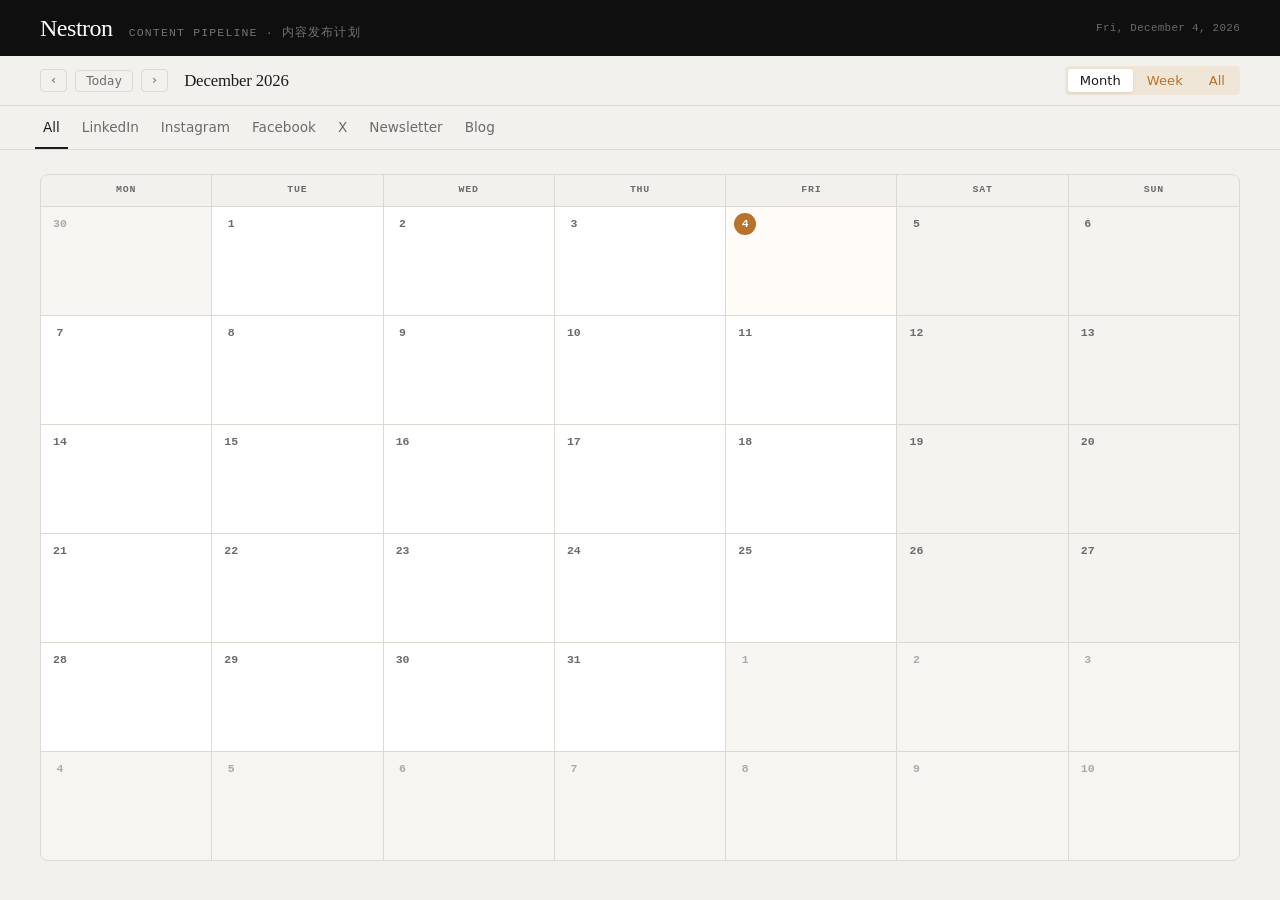
<file: index.html>
<!DOCTYPE html>
<html lang="en">
<head>
  <meta charset="UTF-8" />
  <meta name="viewport" content="width=device-width, initial-scale=1.0" />
  <title>Nestron — Content Pipeline</title>
  <link rel="stylesheet" href="style.css" />
</head>
<body>

  <!-- HEADER (dark bar) -->
  <header class="site-header">
    <div class="site-brand">
      <span class="site-logo">Nestron</span>
      <span class="site-subtitle">Content Pipeline · 内容发布计划</span>
    </div>
    <span class="header-date" id="header-date"></span>
  </header>

  <!-- CALENDAR NAV BAR (month title + prev/next + view selector) -->
  <div class="cal-nav-bar">
    <div class="cal-nav-left">
      <button class="cal-nav-btn" id="cal-prev" aria-label="Previous">‹</button>
      <button class="cal-nav-btn cal-nav-today" id="cal-today">Today</button>
      <button class="cal-nav-btn" id="cal-next" aria-label="Next">›</button>
      <h2 class="cal-title" id="cal-title"></h2>
    </div>
    <div class="cal-view-btns" role="group" aria-label="Calendar view">
      <button class="cal-view-btn" data-view="month">Month</button>
      <button class="cal-view-btn" data-view="week">Week</button>
      <button class="cal-view-btn" data-view="all">All</button>
    </div>
  </div>

  <!-- PLATFORM FILTER TABS -->
  <nav class="filter-bar" id="filter-bar" role="tablist" aria-label="Filter by platform">
    <!-- Injected by app.js -->
  </nav>

  <!-- CALENDAR MAIN (injected by app.js) -->
  <main class="calendar-main" id="calendar-main" aria-live="polite"></main>

  <!-- POST MODAL (full-screen) -->
  <div class="modal-backdrop" id="modal-backdrop" role="dialog" aria-modal="true" aria-labelledby="modal-title">
    <div class="modal-panel">

      <div class="modal-header">
        <div class="modal-meta">
          <span class="modal-platform-icon" id="modal-platform-icon"></span>
          <div class="modal-title-group">
            <h2 class="modal-title" id="modal-title"></h2>
            <div class="modal-meta-row">
              <span class="modal-platform-label" id="modal-platform-label"></span>
              <span class="modal-video-badge hidden" id="modal-video-badge">▶ Video</span>
            </div>
          </div>
        </div>
        <div class="modal-controls">
          <div class="modal-tabs" role="tablist">
            <button class="modal-tab active" id="tab-mock" data-tab="mock" role="tab" aria-selected="true">Full Mock · 完整预览</button>
            <button class="modal-tab" id="tab-text" data-tab="text" role="tab" aria-selected="false">Text Only · 纯文字</button>
          </div>
          <button class="modal-close" id="modal-close" aria-label="Close">&times;</button>
        </div>
      </div>

      <div class="modal-body">
        <div class="tab-panel" id="panel-mock" role="tabpanel">
          <iframe id="mock-iframe" class="mock-frame" sandbox="allow-same-origin allow-scripts" title="Full post mock preview"></iframe>
        </div>
        <div class="tab-panel hidden" id="panel-text" role="tabpanel">
          <div class="text-panel-inner">
            <div class="copy-text" id="copy-text"></div>
          </div>
        </div>
      </div>

    </div>
  </div>

  <!-- ADD POST MODAL -->
  <div class="add-backdrop" id="add-backdrop">
    <div class="add-panel" id="add-panel" role="dialog" aria-modal="true" aria-labelledby="add-title">
      <div class="add-header">
        <h3 class="add-title" id="add-title">New post</h3>
        <button class="add-close" id="add-close" aria-label="Close">&times;</button>
      </div>
      <form class="add-form" id="add-form" autocomplete="off">
        <label class="form-label">
          Platform
          <select class="form-select" name="platform" id="add-platform">
            <!-- Injected by app.js so newsletter is included -->
          </select>
        </label>
        <label class="form-label">
          Publish date
          <input class="form-input" type="date" name="scheduled_date" id="add-date" required />
        </label>
        <label class="form-label">
          Topic <span class="form-optional">optional</span>
          <input class="form-input" type="text" name="topic" id="add-topic" placeholder="Brief description…" />
        </label>
        <label class="form-label form-label--check">
          <input type="checkbox" name="has_video" id="add-has-video" />
          Contains video
        </label>
        <div class="form-file-row">
          <span class="form-label-text">Mock file <span class="form-optional">optional</span></span>
          <button type="button" class="form-upload-btn" id="add-upload-btn">Upload .html</button>
          <span class="form-upload-name" id="add-upload-name">No file chosen</span>
        </div>
        <div class="form-actions">
          <button type="submit" class="form-submit">Add to calendar</button>
        </div>
      </form>
    </div>
  </div>

  <script src="app.js"></script>
</body>
</html>
</file>
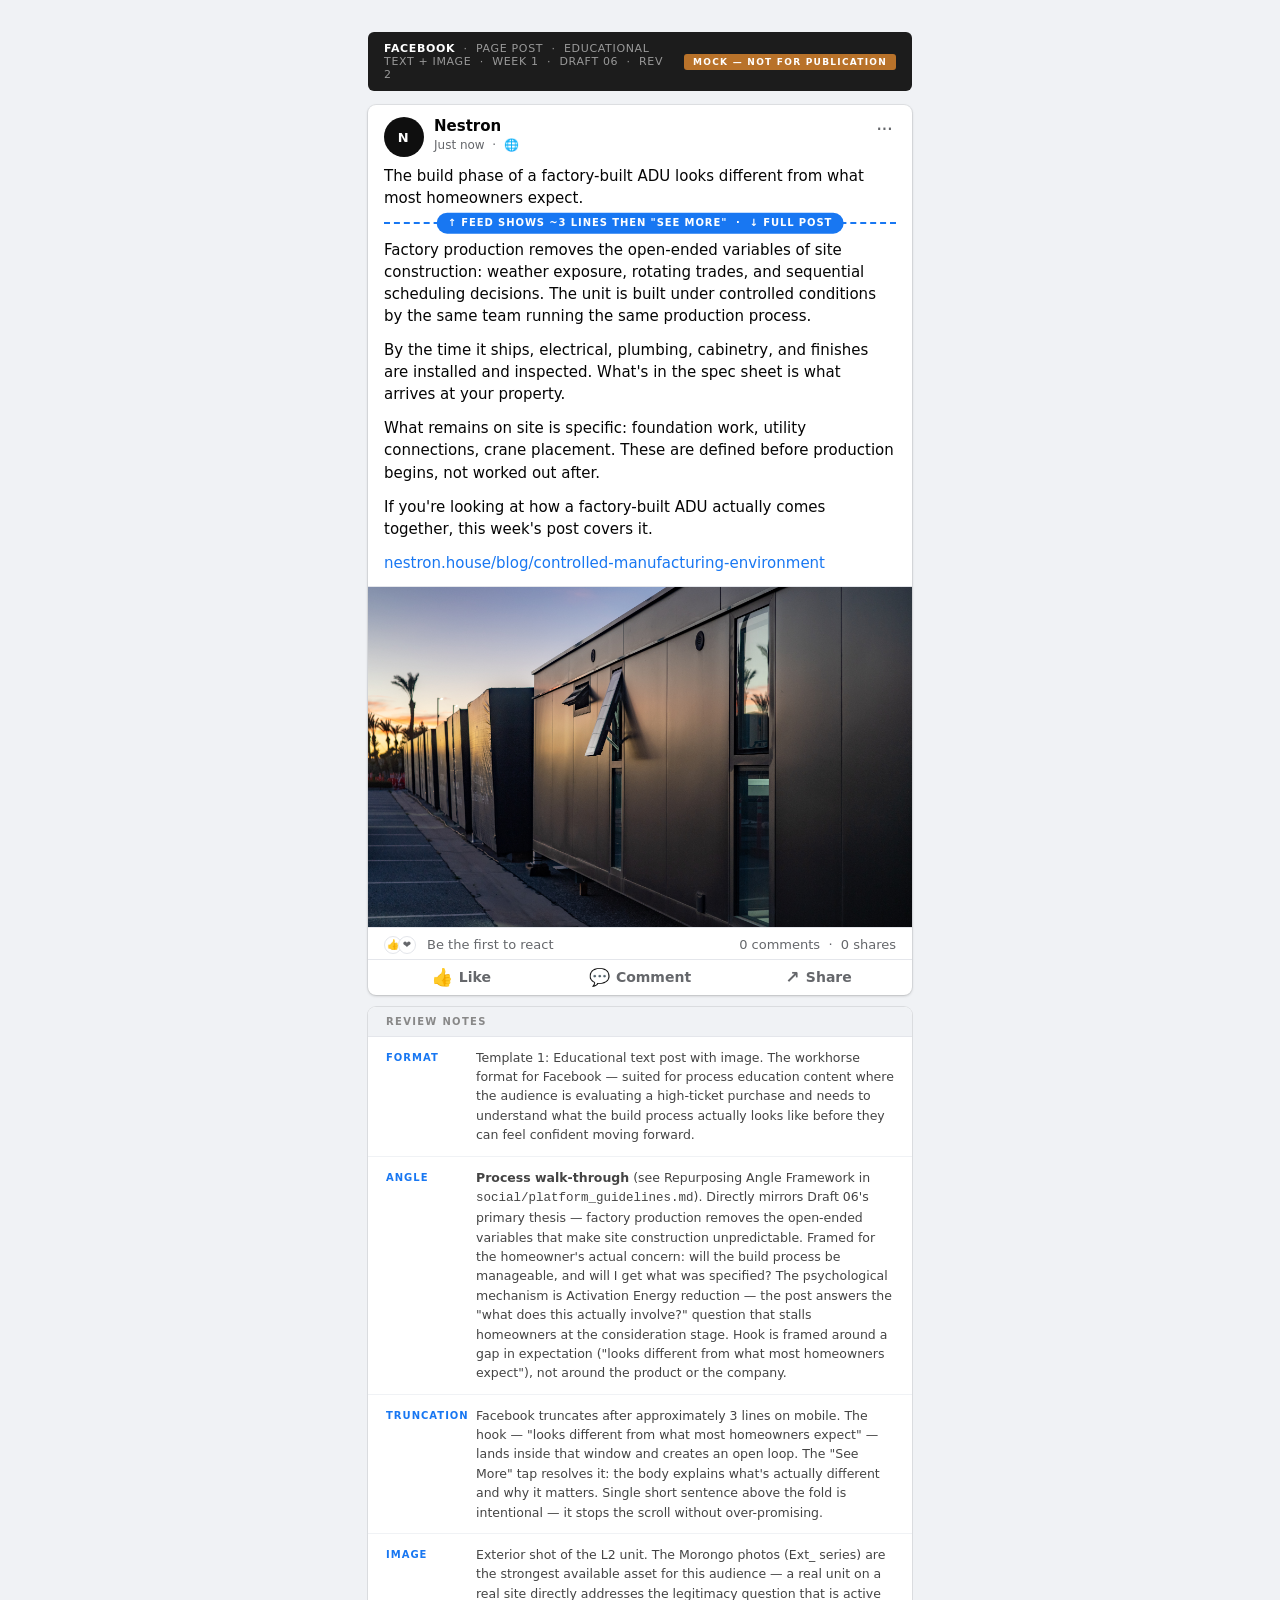
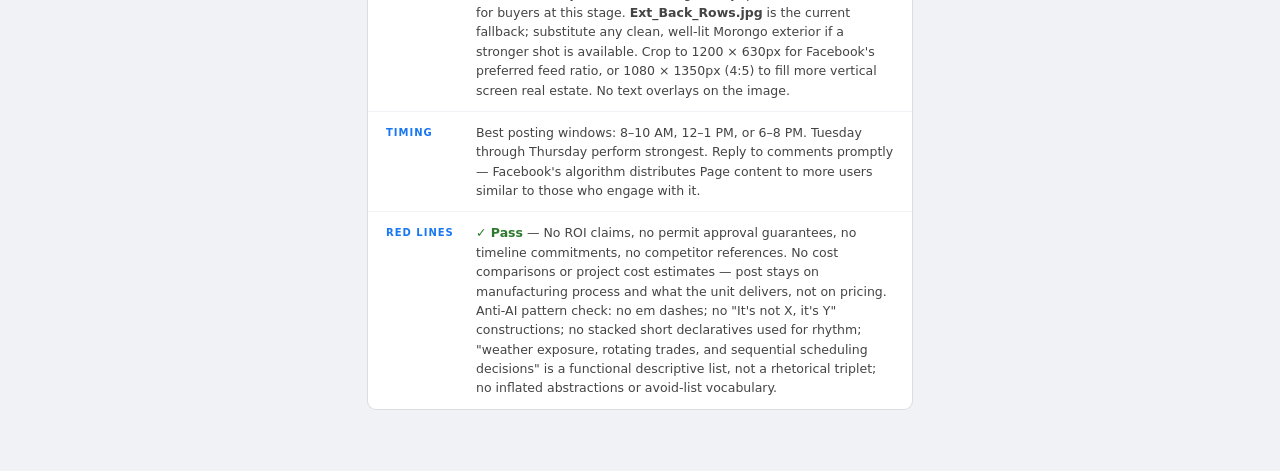
<file: mocks/week_01_facebook_post.html>
<!DOCTYPE html>
<html lang="en">
<head>
  <meta charset="UTF-8">
  <meta name="viewport" content="width=device-width, initial-scale=1.0">
  <title>Facebook Mock — Nestron · Week 1 · Draft 06</title>
  <style>
    *, *::before, *::after { box-sizing: border-box; margin: 0; padding: 0; }

    body {
      font-family: -apple-system, system-ui, BlinkMacSystemFont, 'Segoe UI', Roboto, 'Helvetica Neue', Arial, sans-serif;
      background: #F0F2F5;
      min-height: 100vh;
      padding: 32px 16px 64px;
      -webkit-font-smoothing: antialiased;
    }

    /* ── Mock banner ── */
    .mock-banner {
      max-width: 544px;
      margin: 0 auto 14px;
      background: #1C1C1C;
      border-radius: 6px;
      padding: 10px 16px;
      display: flex;
      align-items: center;
      justify-content: space-between;
      gap: 12px;
    }
    .mock-banner-left {
      font-size: 11px;
      font-weight: 500;
      color: #999;
      letter-spacing: 0.06em;
      text-transform: uppercase;
    }
    .mock-banner-left strong { color: #fff; }
    .mock-badge {
      background: #B8722A;
      color: #fff;
      font-size: 9px;
      font-weight: 700;
      letter-spacing: 0.14em;
      text-transform: uppercase;
      padding: 3px 9px;
      border-radius: 3px;
      white-space: nowrap;
      flex-shrink: 0;
    }

    /* ── Facebook card ── */
    .fb-card {
      max-width: 544px;
      margin: 0 auto;
      background: #fff;
      border-radius: 8px;
      box-shadow: 0 1px 3px rgba(0,0,0,0.18), 0 0 0 1px rgba(0,0,0,0.06);
      overflow: hidden;
    }

    /* ── Post header ── */
    .fb-header {
      display: flex;
      align-items: flex-start;
      padding: 12px 16px 8px;
      gap: 10px;
    }
    .fb-avatar {
      width: 40px;
      height: 40px;
      border-radius: 50%;
      background: #0F0F0F;
      flex-shrink: 0;
      display: flex;
      align-items: center;
      justify-content: center;
      font-size: 13px;
      font-weight: 700;
      color: #fff;
      letter-spacing: 0.12em;
    }
    .fb-meta { flex: 1; min-width: 0; }
    .fb-name {
      font-size: 15px;
      font-weight: 600;
      color: #050505;
      line-height: 1.3;
    }
    .fb-time {
      font-size: 12px;
      color: #65676B;
      margin-top: 1px;
    }
    .fb-more {
      font-size: 20px;
      color: #65676B;
      cursor: pointer;
      line-height: 1;
      padding: 4px;
      margin-top: -2px;
      letter-spacing: -1px;
    }

    /* ── Post body ── */
    .fb-body {
      padding: 0 16px 12px;
      font-size: 15px;
      color: #050505;
      line-height: 1.47;
    }
    .fb-p { margin-bottom: 12px; }
    .fb-p:last-of-type { margin-bottom: 0; }
    .fb-link { color: #1877F2; text-decoration: none; }

    /* ── Truncation marker ── */
    .truncation-zone {
      position: relative;
      margin: 13px 0 15px;
    }
    .truncation-rule {
      border: none;
      border-top: 2px dashed #1877F2;
    }
    .truncation-pill {
      position: absolute;
      top: 50%;
      left: 50%;
      transform: translate(-50%, -50%);
      background: #1877F2;
      color: #fff;
      font-size: 10px;
      font-weight: 600;
      letter-spacing: 0.09em;
      text-transform: uppercase;
      padding: 3px 11px;
      border-radius: 20px;
      white-space: nowrap;
    }

    /* ── Post image ── */
    .fb-image-wrap {
      overflow: hidden;
      cursor: pointer;
      border-top: 1px solid #E4E6EB;
      border-bottom: 1px solid #E4E6EB;
    }
    .fb-image {
      width: 100%;
      display: block;
      object-fit: cover;
      max-height: 340px;
    }
    .fb-image-placeholder {
      width: 100%;
      height: 260px;
      background: #E4E6EB;
      display: flex;
      align-items: center;
      justify-content: center;
      font-size: 13px;
      font-style: italic;
      color: #65676B;
      text-align: center;
      padding: 16px;
    }

    /* ── Stats row ── */
    .fb-stats {
      display: flex;
      align-items: center;
      justify-content: space-between;
      padding: 8px 16px 5px;
      font-size: 13px;
      color: #65676B;
    }
    .fb-stats-left { display: flex; align-items: center; gap: 5px; }
    .fb-reaction-stack { display: flex; }
    .fb-reaction-bubble {
      width: 18px;
      height: 18px;
      border-radius: 50%;
      background: #fff;
      border: 1.5px solid #E4E6EB;
      display: flex;
      align-items: center;
      justify-content: center;
      font-size: 10px;
      margin-left: -4px;
    }
    .fb-reaction-bubble:first-child { margin-left: 0; }

    /* ── Action bar ── */
    .fb-actions {
      display: flex;
      border-top: 1px solid #E4E6EB;
      padding: 2px 4px;
    }
    .fb-action {
      flex: 1;
      display: flex;
      align-items: center;
      justify-content: center;
      gap: 6px;
      padding: 7px 8px;
      cursor: pointer;
      font-size: 14px;
      font-weight: 600;
      color: #65676B;
      border-radius: 4px;
      user-select: none;
    }
    .fb-action:hover { background: #F0F2F5; }
    .fb-action-icon { font-size: 17px; line-height: 1; }

    /* ── Annotation panel ── */
    .annotation-panel {
      max-width: 544px;
      margin: 12px auto 0;
      background: #fff;
      border-radius: 8px;
      box-shadow: 0 0 0 1px rgba(0,0,0,0.09);
      overflow: hidden;
    }
    .annotation-header {
      background: #F0F2F5;
      padding: 9px 18px;
      font-size: 10px;
      font-weight: 700;
      letter-spacing: 0.13em;
      text-transform: uppercase;
      color: #888;
      border-bottom: 1px solid #E4E6EB;
    }
    .annotation-row {
      display: flex;
      gap: 14px;
      padding: 11px 18px;
      border-bottom: 1px solid #F0F2F5;
      font-size: 12.5px;
      line-height: 1.55;
      align-items: flex-start;
    }
    .annotation-row:last-child { border-bottom: none; }
    .ann-label {
      font-size: 10px;
      font-weight: 700;
      letter-spacing: 0.1em;
      text-transform: uppercase;
      color: #1877F2;
      white-space: nowrap;
      padding-top: 2px;
      min-width: 76px;
    }
    .ann-text { color: #444; }
    .ann-pass { color: #2d7a2d; font-weight: 600; }
  </style>
</head>
<body>

  <!-- Mock banner -->
  <div class="mock-banner">
    <div class="mock-banner-left">
      <strong>Facebook</strong> &nbsp;·&nbsp; Page Post &nbsp;·&nbsp; Educational Text + Image &nbsp;·&nbsp; Week 1 &nbsp;·&nbsp; Draft 06 &nbsp;·&nbsp; Rev 2
    </div>
    <div class="mock-badge">Mock — Not for Publication</div>
  </div>

  <!-- Facebook post card -->
  <div class="fb-card">

    <!-- Header -->
    <div class="fb-header">
      <div class="fb-avatar">N</div>
      <div class="fb-meta">
        <div class="fb-name">Nestron</div>
        <div class="fb-time">Just now &nbsp;·&nbsp; 🌐</div>
      </div>
      <div class="fb-more">···</div>
    </div>

    <!-- Body -->
    <div class="fb-body">

      <!-- ↑ ABOVE THE FOLD — visible in feed before "See More" -->
      <div class="fb-p">
        The build phase of a factory-built ADU looks different from what most homeowners expect.
      </div>

      <!-- Truncation marker -->
      <div class="truncation-zone">
        <hr class="truncation-rule">
        <div class="truncation-pill">↑ Feed shows ~3 lines then "See More" &nbsp;·&nbsp; ↓ Full post</div>
      </div>

      <!-- ↓ BELOW THE FOLD — visible after "See More" -->
      <div class="fb-p">
        Factory production removes the open-ended variables of site construction: weather exposure, rotating trades, and sequential scheduling decisions. The unit is built under controlled conditions by the same team running the same production process.
      </div>

      <div class="fb-p">
        By the time it ships, electrical, plumbing, cabinetry, and finishes are installed and inspected. What's in the spec sheet is what arrives at your property.
      </div>

      <div class="fb-p">
        What remains on site is specific: foundation work, utility connections, crane placement. These are defined before production begins, not worked out after.
      </div>

      <div class="fb-p">
        If you're looking at how a factory-built ADU actually comes together, this week's post covers it.
      </div>

      <div class="fb-p">
        <a class="fb-link" href="#">nestron.house/blog/controlled-manufacturing-environment</a>
      </div>

    </div><!-- /fb-body -->

    <!-- Post image -->
    <div class="fb-image-wrap">
      <img class="fb-image"
           src="../../assets/product/Ext_Back_Rows.jpg"
           alt="Nestron L2 unit — exterior"
           onerror="this.style.display='none'; document.getElementById('fb-img-fallback').style.display='flex';">
      <div class="fb-image-placeholder" id="fb-img-fallback" style="display:none;">
        Suggested image: Ext_ series — clean exterior of the L2 unit at Morongo Casino Resort, Cabazon, CA
      </div>
    </div>

    <!-- Stats row -->
    <div class="fb-stats">
      <div class="fb-stats-left">
        <div class="fb-reaction-stack">
          <div class="fb-reaction-bubble">👍</div>
          <div class="fb-reaction-bubble">❤️</div>
        </div>
        <span style="margin-left:6px;">Be the first to react</span>
      </div>
      <span>0 comments &nbsp;·&nbsp; 0 shares</span>
    </div>

    <!-- Action bar -->
    <div class="fb-actions">
      <div class="fb-action"><span class="fb-action-icon">👍</span> Like</div>
      <div class="fb-action"><span class="fb-action-icon">💬</span> Comment</div>
      <div class="fb-action"><span class="fb-action-icon">↗️</span> Share</div>
    </div>

  </div><!-- /fb-card -->

  <!-- Annotation panel -->
  <div class="annotation-panel">
    <div class="annotation-header">Review Notes</div>

    <div class="annotation-row">
      <div class="ann-label">Format</div>
      <div class="ann-text">Template 1: Educational text post with image. The workhorse format for Facebook — suited for process education content where the audience is evaluating a high-ticket purchase and needs to understand what the build process actually looks like before they can feel confident moving forward.</div>
    </div>

    <div class="annotation-row">
      <div class="ann-label">Angle</div>
      <div class="ann-text"><strong>Process walk-through</strong> (see Repurposing Angle Framework in <code>social/platform_guidelines.md</code>). Directly mirrors Draft 06's primary thesis — factory production removes the open-ended variables that make site construction unpredictable. Framed for the homeowner's actual concern: will the build process be manageable, and will I get what was specified? The psychological mechanism is Activation Energy reduction — the post answers the "what does this actually involve?" question that stalls homeowners at the consideration stage. Hook is framed around a gap in expectation ("looks different from what most homeowners expect"), not around the product or the company.</div>
    </div>

    <div class="annotation-row">
      <div class="ann-label">Truncation</div>
      <div class="ann-text">Facebook truncates after approximately 3 lines on mobile. The hook — "looks different from what most homeowners expect" — lands inside that window and creates an open loop. The "See More" tap resolves it: the body explains what's actually different and why it matters. Single short sentence above the fold is intentional — it stops the scroll without over-promising.</div>
    </div>

    <div class="annotation-row">
      <div class="ann-label">Image</div>
      <div class="ann-text">Exterior shot of the L2 unit. The Morongo photos (Ext_ series) are the strongest available asset for this audience — a real unit on a real site directly addresses the legitimacy question that is active for buyers at this stage. <strong>Ext_Back_Rows.jpg</strong> is the current fallback; substitute any clean, well-lit Morongo exterior if a stronger shot is available. Crop to 1200 × 630px for Facebook's preferred feed ratio, or 1080 × 1350px (4:5) to fill more vertical screen real estate. No text overlays on the image.</div>
    </div>

    <div class="annotation-row">
      <div class="ann-label">Timing</div>
      <div class="ann-text">Best posting windows: 8–10 AM, 12–1 PM, or 6–8 PM. Tuesday through Thursday perform strongest. Reply to comments promptly — Facebook's algorithm distributes Page content to more users similar to those who engage with it.</div>
    </div>

    <div class="annotation-row">
      <div class="ann-label">Red Lines</div>
      <div class="ann-text"><span class="ann-pass">✓ Pass</span> — No ROI claims, no permit approval guarantees, no timeline commitments, no competitor references. No cost comparisons or project cost estimates — post stays on manufacturing process and what the unit delivers, not on pricing. Anti-AI pattern check: no em dashes; no "It's not X, it's Y" constructions; no stacked short declaratives used for rhythm; "weather exposure, rotating trades, and sequential scheduling decisions" is a functional descriptive list, not a rhetorical triplet; no inflated abstractions or avoid-list vocabulary.</div>
    </div>

  </div>

</body>
</html>
</file>
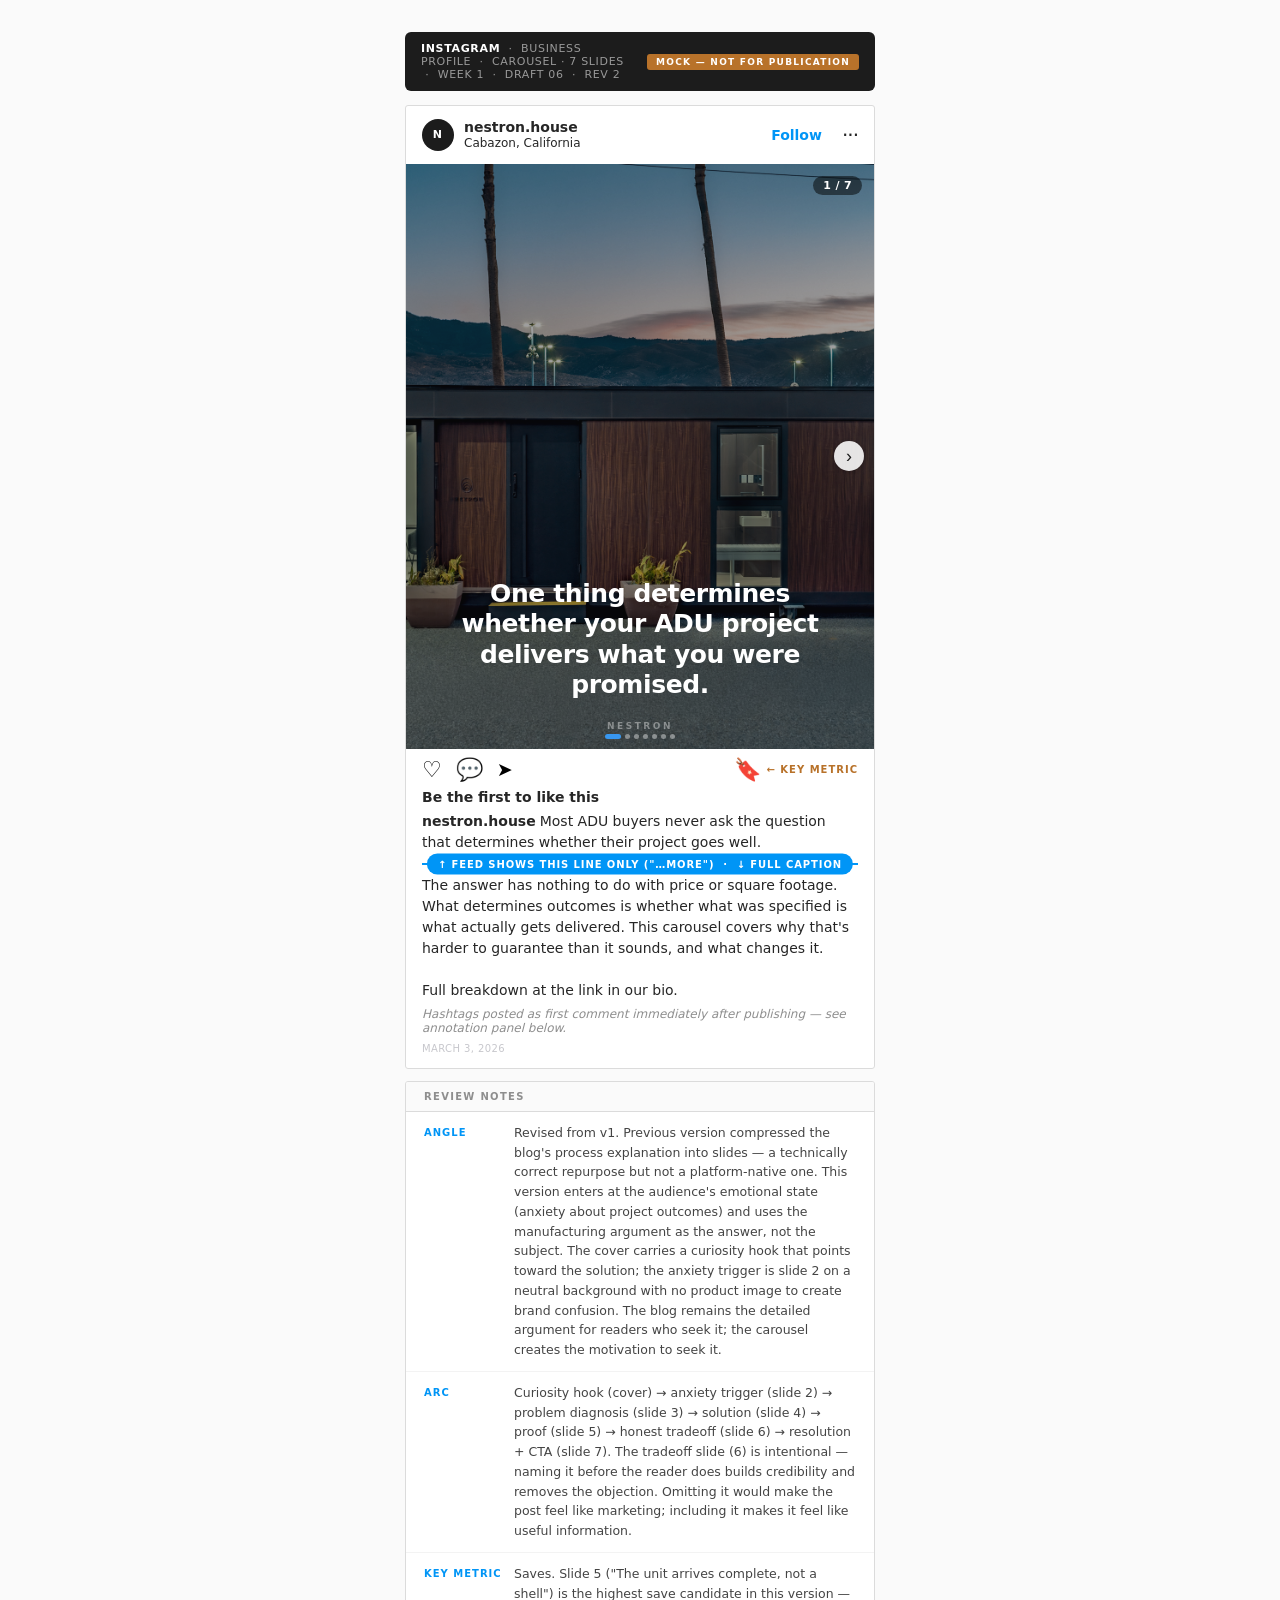
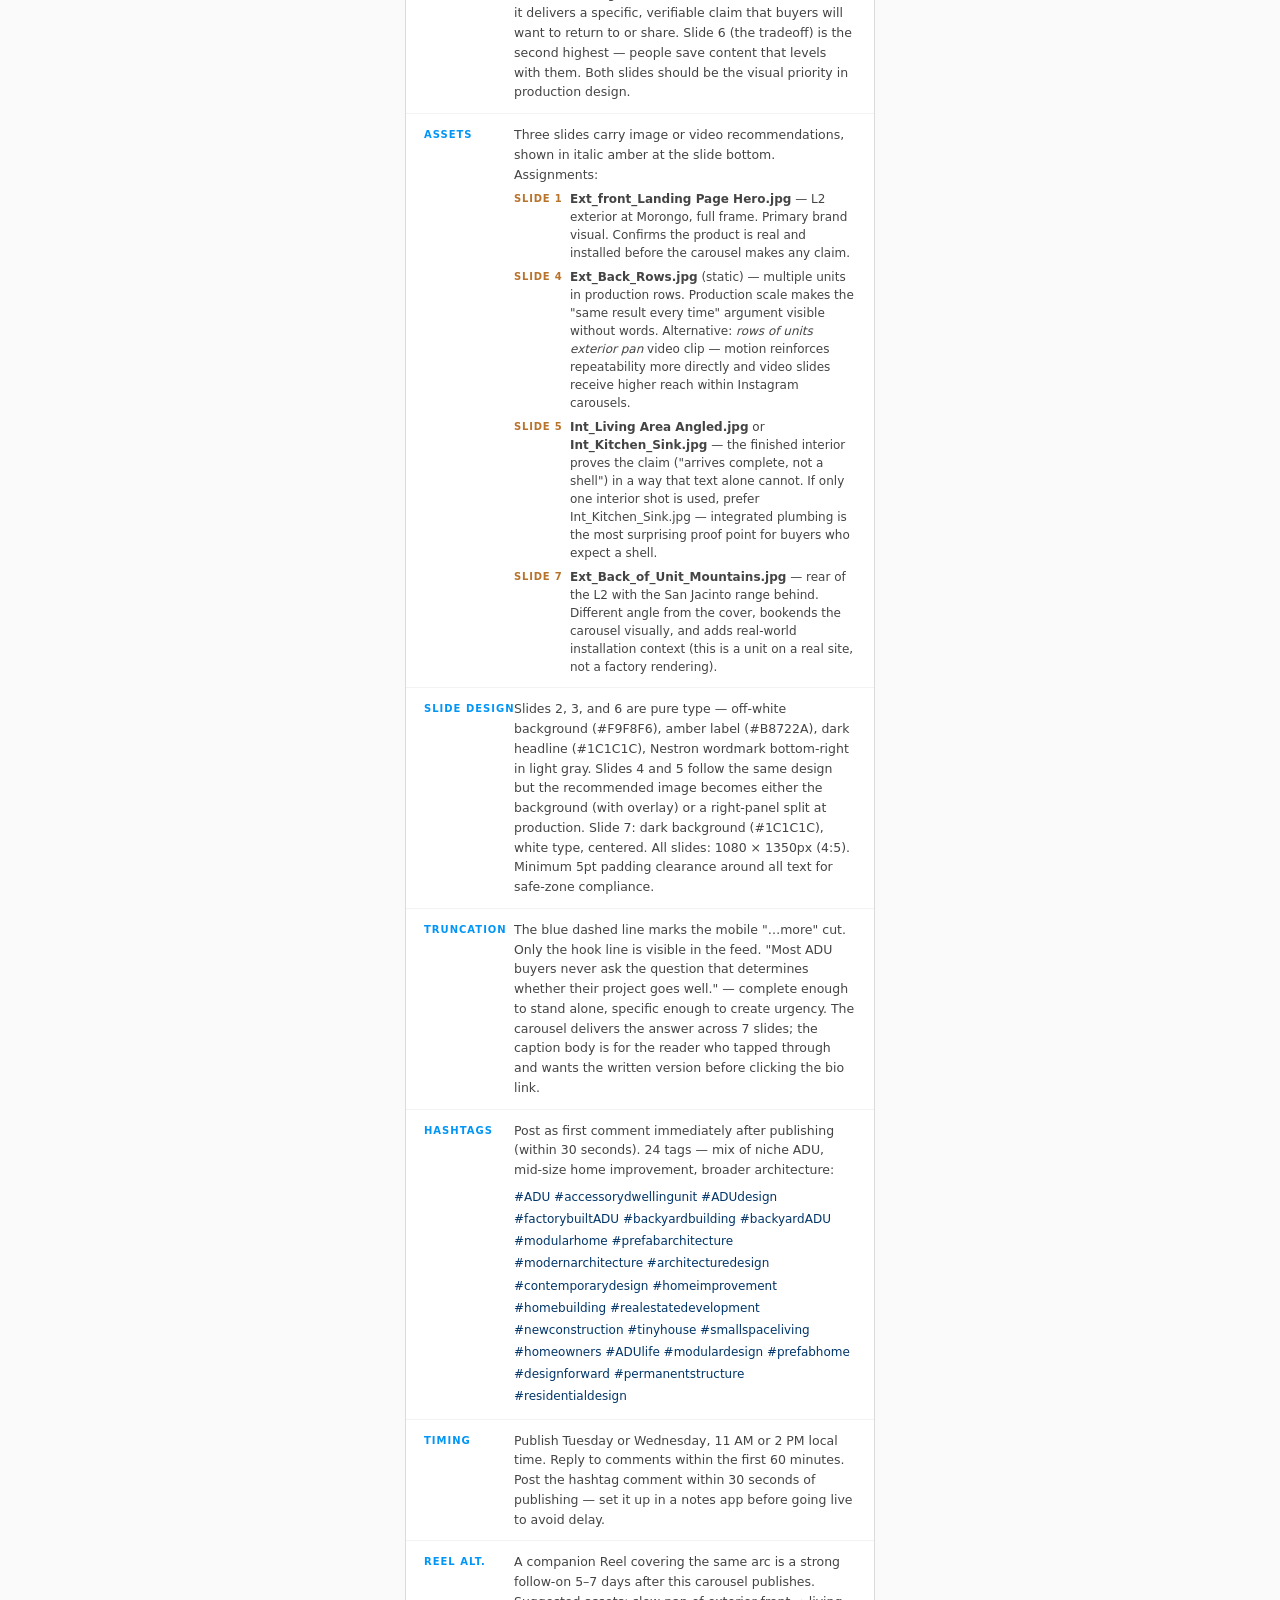
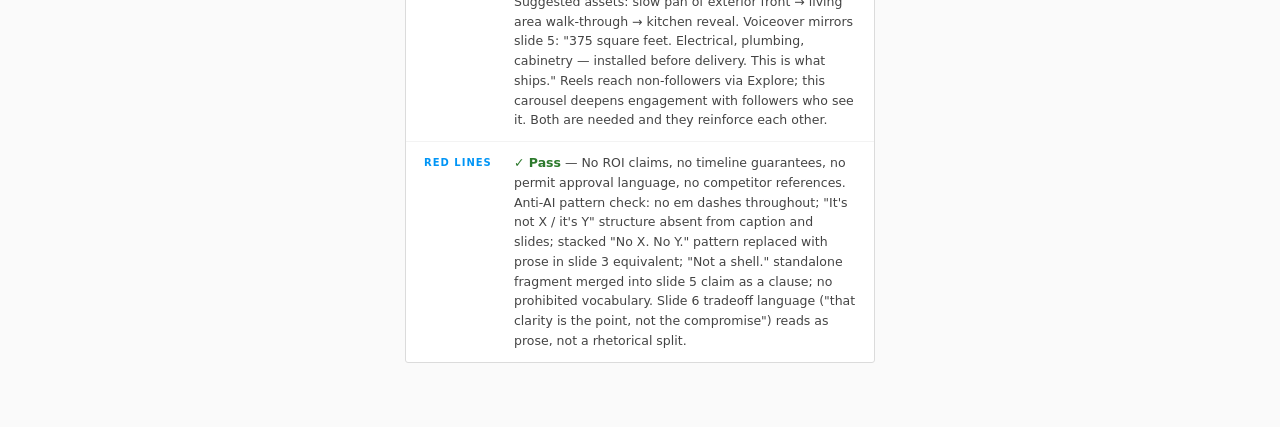
<file: mocks/week_01_instagram_carousel.html>
<!DOCTYPE html>
<html lang="en">
<head>
  <meta charset="UTF-8">
  <meta name="viewport" content="width=device-width, initial-scale=1.0">
  <title>Instagram Mock — Nestron · Week 1 · Draft 06 · Rev 2</title>
  <style>
    *, *::before, *::after { box-sizing: border-box; margin: 0; padding: 0; }

    body {
      font-family: -apple-system, system-ui, BlinkMacSystemFont, 'Segoe UI', Roboto, 'Helvetica Neue', Arial, sans-serif;
      background: #FAFAFA;
      min-height: 100vh;
      padding: 32px 16px 64px;
      -webkit-font-smoothing: antialiased;
    }

    /* ── Mock banner ── */
    .mock-banner {
      max-width: 470px;
      margin: 0 auto 14px;
      background: #1C1C1C;
      border-radius: 6px;
      padding: 10px 16px;
      display: flex;
      align-items: center;
      justify-content: space-between;
      gap: 12px;
    }
    .mock-banner-left {
      font-size: 11px;
      font-weight: 500;
      color: #999;
      letter-spacing: 0.06em;
      text-transform: uppercase;
    }
    .mock-banner-left strong { color: #fff; }
    .mock-badge {
      background: #B8722A;
      color: #fff;
      font-size: 9px;
      font-weight: 700;
      letter-spacing: 0.14em;
      text-transform: uppercase;
      padding: 3px 9px;
      border-radius: 3px;
      white-space: nowrap;
      flex-shrink: 0;
    }

    /* ── Instagram card ── */
    .ig-card {
      max-width: 470px;
      margin: 0 auto;
      background: #fff;
      border: 1px solid #DBDBDB;
      border-radius: 3px;
    }

    /* ── Post header ── */
    .ig-header {
      display: flex;
      align-items: center;
      padding: 12px 16px;
      gap: 10px;
    }
    .ig-avatar {
      width: 32px;
      height: 32px;
      border-radius: 50%;
      background: #1C1C1C;
      flex-shrink: 0;
      display: flex;
      align-items: center;
      justify-content: center;
      font-size: 11px;
      font-weight: 700;
      color: #fff;
      letter-spacing: 0.1em;
    }
    .ig-username-block { flex: 1; min-width: 0; }
    .ig-username {
      font-size: 14px;
      font-weight: 600;
      color: #262626;
      line-height: 1.3;
    }
    .ig-location {
      font-size: 12px;
      color: #262626;
      line-height: 1.3;
    }
    .ig-follow {
      font-size: 14px;
      font-weight: 600;
      color: #0095F6;
      cursor: pointer;
      white-space: nowrap;
    }
    .ig-more {
      font-size: 20px;
      color: #262626;
      cursor: pointer;
      letter-spacing: -1px;
      padding-left: 10px;
      line-height: 1;
    }

    /* ── Carousel ── */
    .ig-carousel-wrapper {
      position: relative;
      overflow: hidden;
      background: #000;
      aspect-ratio: 4 / 5;
      user-select: none;
    }
    .ig-carousel-track {
      display: flex;
      height: 100%;
      transition: transform 0.28s cubic-bezier(0.4, 0, 0.2, 1);
    }
    .ig-slide {
      flex: 0 0 100%;
      height: 100%;
      position: relative;
      display: flex;
      flex-direction: column;
      align-items: flex-start;
      justify-content: center;
      overflow: hidden;
    }

    /* ── Slide 1: Cover ── */
    .slide-cover {
      background: #111;
      align-items: center;
      justify-content: flex-end;
      padding-bottom: 48px;
    }
    .slide-cover-img {
      position: absolute;
      inset: 0;
      width: 100%;
      height: 100%;
      object-fit: cover;
      opacity: 0.6;
    }
    .slide-cover-fallback {
      position: absolute;
      inset: 0;
      background: linear-gradient(160deg, #2e2e2e 0%, #111 100%);
      display: flex;
      align-items: center;
      justify-content: center;
      font-size: 10px;
      color: rgba(255,255,255,0.25);
      letter-spacing: 0.08em;
      text-transform: uppercase;
    }
    .slide-cover-content {
      position: relative;
      z-index: 1;
      text-align: center;
      padding: 0 36px;
      width: 100%;
    }
    .slide-cover-headline {
      font-size: 25px;
      font-weight: 700;
      line-height: 1.22;
      letter-spacing: -0.4px;
      color: #fff;
    }
    .slide-wordmark {
      position: absolute;
      bottom: 18px;
      left: 50%;
      transform: translateX(-50%);
      font-size: 9px;
      font-weight: 700;
      letter-spacing: 0.28em;
      text-transform: uppercase;
      color: rgba(255,255,255,0.4);
      z-index: 1;
      white-space: nowrap;
    }

    /* ── Content slides (2, 3, 6) — pure type ── */
    .slide-content {
      background: #F9F8F6;
      padding: 36px 32px 52px;
    }
    .slide-label {
      font-size: 10px;
      font-weight: 700;
      letter-spacing: 0.2em;
      text-transform: uppercase;
      color: #B8722A;
      margin-bottom: 18px;
    }
    .slide-claim {
      font-size: 22px;
      font-weight: 700;
      line-height: 1.22;
      color: #1C1C1C;
      margin-bottom: 18px;
      letter-spacing: -0.3px;
    }
    .slide-support {
      font-size: 14px;
      line-height: 1.65;
      color: #555;
    }
    .slide-content-wordmark {
      position: absolute;
      bottom: 16px;
      right: 20px;
      font-size: 8px;
      font-weight: 700;
      letter-spacing: 0.24em;
      text-transform: uppercase;
      color: #C8C8C8;
    }

    /* ── Content slides with recommended asset (4, 5) ── */
    /* Extra bottom padding so copy doesn't overlap production note */
    .slide-has-note {
      padding-bottom: 80px;
    }

    /* ── Production note — light slides ── */
    .prod-note {
      position: absolute;
      bottom: 0;
      left: 0;
      right: 0;
      padding: 8px 20px 12px;
      border-top: 1px solid rgba(184, 114, 42, 0.18);
      background: rgba(249, 248, 246, 0.97);
      font-size: 11px;
      font-style: italic;
      color: #B8722A;
      line-height: 1.45;
    }

    /* ── Production note — dark slides (slide 7) ── */
    .prod-note-dark {
      position: absolute;
      bottom: 0;
      left: 0;
      right: 0;
      padding: 8px 20px 12px;
      border-top: 1px solid rgba(255, 190, 120, 0.18);
      background: rgba(28, 28, 28, 0.97);
      font-size: 11px;
      font-style: italic;
      color: rgba(255, 190, 120, 0.7);
      line-height: 1.45;
    }

    /* ── Final slide ── */
    .slide-final {
      background: #1C1C1C;
      align-items: center;
      justify-content: center;
      text-align: center;
      padding: 36px 36px 80px;
    }
    .slide-final-claim {
      font-size: 23px;
      font-weight: 700;
      color: #fff;
      line-height: 1.28;
      letter-spacing: -0.3px;
      margin-bottom: 20px;
    }
    .slide-final-cta {
      font-size: 13px;
      color: rgba(255,255,255,0.45);
      letter-spacing: 0.02em;
    }
    .slide-final-wordmark {
      position: absolute;
      bottom: 50px;
      left: 50%;
      transform: translateX(-50%);
      font-size: 9px;
      font-weight: 700;
      letter-spacing: 0.28em;
      text-transform: uppercase;
      color: rgba(255,255,255,0.2);
      white-space: nowrap;
    }

    /* ── Nav arrows ── */
    .carousel-arrow {
      position: absolute;
      top: 50%;
      transform: translateY(-50%);
      width: 30px;
      height: 30px;
      background: rgba(255,255,255,0.88);
      border-radius: 50%;
      display: flex;
      align-items: center;
      justify-content: center;
      cursor: pointer;
      z-index: 10;
      font-size: 18px;
      line-height: 1;
      box-shadow: 0 1px 4px rgba(0,0,0,0.22);
      border: none;
      outline: none;
      color: #1C1C1C;
      transition: opacity 0.15s;
    }
    .carousel-arrow-prev { left: 10px; }
    .carousel-arrow-next { right: 10px; }
    .carousel-arrow:disabled { opacity: 0; pointer-events: none; }

    /* ── Slide counter ── */
    .slide-counter {
      position: absolute;
      top: 12px;
      right: 12px;
      background: rgba(0,0,0,0.5);
      color: #fff;
      font-size: 11px;
      font-weight: 600;
      padding: 3px 10px;
      border-radius: 20px;
      z-index: 10;
      letter-spacing: 0.03em;
    }

    /* ── Dots ── */
    .carousel-dots {
      position: absolute;
      bottom: 10px;
      left: 50%;
      transform: translateX(-50%);
      display: flex;
      align-items: center;
      gap: 4px;
      z-index: 10;
    }
    .carousel-dot {
      width: 5px;
      height: 5px;
      border-radius: 50%;
      background: rgba(255,255,255,0.4);
      transition: background 0.2s, width 0.2s, border-radius 0.2s;
      flex-shrink: 0;
    }
    .carousel-dot.active {
      background: #3897F0;
      width: 16px;
      border-radius: 3px;
    }

    /* ── Action bar ── */
    .ig-actions {
      display: flex;
      align-items: center;
      padding: 10px 16px 6px;
    }
    .ig-action-group {
      display: flex;
      align-items: center;
      gap: 14px;
      flex: 1;
    }
    .ig-action-icon {
      font-size: 22px;
      line-height: 1;
      cursor: pointer;
    }
    .ig-save-wrap {
      display: flex;
      align-items: center;
      gap: 5px;
    }
    .ig-save-icon {
      font-size: 22px;
      line-height: 1;
      cursor: pointer;
    }
    .save-callout {
      font-size: 10px;
      font-weight: 700;
      letter-spacing: 0.1em;
      text-transform: uppercase;
      color: #B8722A;
    }

    /* ── Caption ── */
    .ig-likes {
      padding: 2px 16px 4px;
      font-size: 14px;
      font-weight: 600;
      color: #262626;
    }
    .ig-caption {
      padding: 2px 16px 6px;
      font-size: 14px;
      color: #262626;
      line-height: 1.5;
    }
    .ig-caption-username {
      font-weight: 600;
      margin-right: 4px;
    }

    /* ── Truncation marker ── */
    .ig-truncation {
      position: relative;
      margin: 10px 0;
    }
    .ig-truncation-rule {
      border: none;
      border-top: 2px dashed #0095F6;
    }
    .ig-truncation-pill {
      position: absolute;
      top: 50%;
      left: 50%;
      transform: translate(-50%, -50%);
      background: #0095F6;
      color: #fff;
      font-size: 10px;
      font-weight: 600;
      letter-spacing: 0.09em;
      text-transform: uppercase;
      padding: 3px 11px;
      border-radius: 20px;
      white-space: nowrap;
    }

    .ig-hashtag-note {
      padding: 0 16px 4px;
      font-size: 12px;
      color: #8E8E8E;
      font-style: italic;
    }
    .ig-date {
      padding: 4px 16px 14px;
      font-size: 10px;
      letter-spacing: 0.04em;
      text-transform: uppercase;
      color: #C7C7CC;
    }

    /* ── Annotation panel ── */
    .annotation-panel {
      max-width: 470px;
      margin: 12px auto 0;
      background: #fff;
      border-radius: 3px;
      border: 1px solid #DBDBDB;
      overflow: hidden;
    }
    .annotation-header {
      background: #FAFAFA;
      padding: 9px 18px;
      font-size: 10px;
      font-weight: 700;
      letter-spacing: 0.13em;
      text-transform: uppercase;
      color: #8E8E8E;
      border-bottom: 1px solid #DBDBDB;
    }
    .annotation-row {
      display: flex;
      gap: 14px;
      padding: 11px 18px;
      border-bottom: 1px solid #F3F3F3;
      font-size: 12.5px;
      line-height: 1.58;
      align-items: flex-start;
    }
    .annotation-row:last-child { border-bottom: none; }
    .ann-label {
      font-size: 10px;
      font-weight: 700;
      letter-spacing: 0.1em;
      text-transform: uppercase;
      color: #0095F6;
      white-space: nowrap;
      padding-top: 2px;
      min-width: 76px;
    }
    .ann-text { color: #444; }
    .ann-pass { color: #2d7a2d; font-weight: 600; }
    .hashtag-list {
      margin-top: 6px;
      color: #003569;
      font-size: 12px;
      line-height: 1.85;
    }
    .asset-row {
      display: flex;
      gap: 8px;
      margin-top: 6px;
      align-items: flex-start;
    }
    .asset-slide-num {
      font-size: 10px;
      font-weight: 700;
      letter-spacing: 0.08em;
      text-transform: uppercase;
      color: #B8722A;
      white-space: nowrap;
      padding-top: 1px;
      min-width: 48px;
    }
    .asset-detail { color: #444; font-size: 12px; line-height: 1.5; }
  </style>
</head>
<body>

  <!-- Mock banner -->
  <div class="mock-banner">
    <div class="mock-banner-left">
      <strong>Instagram</strong> &nbsp;·&nbsp; Business Profile &nbsp;·&nbsp; Carousel · 7 Slides &nbsp;·&nbsp; Week 1 &nbsp;·&nbsp; Draft 06 &nbsp;·&nbsp; Rev 2
    </div>
    <div class="mock-badge">Mock — Not for Publication</div>
  </div>

  <!-- Instagram post card -->
  <div class="ig-card">

    <!-- Header -->
    <div class="ig-header">
      <div class="ig-avatar">N</div>
      <div class="ig-username-block">
        <div class="ig-username">nestron.house</div>
        <div class="ig-location">Cabazon, California</div>
      </div>
      <div class="ig-follow">Follow</div>
      <div class="ig-more">···</div>
    </div>

    <!-- Carousel -->
    <div class="ig-carousel-wrapper" id="carouselWrapper">
      <div class="ig-carousel-track" id="carouselTrack">

        <!-- ── Slide 1: Cover ── -->
        <div class="ig-slide slide-cover">
          <div class="slide-cover-fallback" id="coverFallback">
            Ext_front_Landing Page Hero.jpg
          </div>
          <img class="slide-cover-img"
               src="../../assets/product/Ext_front_Landing Page Hero.jpg"
               alt="Nestron L2 unit at Morongo Casino Resort, Cabazon CA"
               onload="document.getElementById('coverFallback').style.display='none'"
               onerror="this.style.display='none'">
          <div class="slide-cover-content">
            <div class="slide-cover-headline">One thing determines whether your ADU project delivers what you were promised.</div>
          </div>
          <div class="slide-wordmark">Nestron</div>
        </div>

        <!-- ── Slide 2: The Reality ── -->
        <div class="ig-slide slide-content">
          <div class="slide-label">The Reality</div>
          <div class="slide-claim">Most ADU buyers find out what they actually got after the project is done.</div>
          <div class="slide-support">By then the contractor has moved on, the budget is spent, and what's built is what stays.</div>
          <div class="slide-content-wordmark">Nestron</div>
        </div>

        <!-- ── Slide 3: Why It Happens ── -->
        <div class="ig-slide slide-content">
          <div class="slide-label">Why It Happens</div>
          <div class="slide-claim">Site-built construction produces variable results, by design.</div>
          <div class="slide-support">The same builder, the same plan, a different crew or season: a different outcome. Variability is structural to how site-built construction works.</div>
          <div class="slide-content-wordmark">Nestron</div>
        </div>

        <!-- ── Slide 4: What Changes — image recommended ── -->
        <div class="ig-slide slide-content slide-has-note">
          <div class="slide-label">What Changes</div>
          <div class="slide-claim">Factory manufacturing removes that variability from the equation.</div>
          <div class="slide-support">One facility, one production team, controlled conditions: the same inputs produce the same result every time. What was built is documented before the unit leaves the floor.</div>
          <div class="slide-content-wordmark">Nestron</div>
          <div class="prod-note">📷 Recommended: <strong>Ext_Back_Rows.jpg</strong> (static) — production scale makes the repeatability argument visible. &nbsp;·&nbsp; 🎬 Alt: <em>rows of units exterior pan</em> video clip for stronger reach. See annotation panel.</div>
        </div>

        <!-- ── Slide 5: What Ships — image recommended ── -->
        <div class="ig-slide slide-content slide-has-note">
          <div class="slide-label">What Ships to You</div>
          <div class="slide-claim">The unit arrives complete, not a shell.</div>
          <div class="slide-support">Integrated electrical, plumbing, cabinetry, and finished interiors are already in place. It's built, inspected, and signed off before it loads onto the flatbed.</div>
          <div class="slide-content-wordmark">Nestron</div>
          <div class="prod-note">📷 Recommended: <strong>Int_Living Area Angled.jpg</strong> or <strong>Int_Kitchen_Sink.jpg</strong> — the finished interior is the proof of this claim. Highest save-rate candidate. See annotation panel.</div>
        </div>

        <!-- ── Slide 6: The Tradeoff — pure type ── -->
        <div class="ig-slide slide-content">
          <div class="slide-label">The Tradeoff</div>
          <div class="slide-claim">Factory-built gives up one thing: late-stage flexibility.</div>
          <div class="slide-support">Decisions must be made before production begins. Once a unit enters fabrication, the design does not change. That clarity is the point, not the compromise.</div>
          <div class="slide-content-wordmark">Nestron</div>
        </div>

        <!-- ── Slide 7: Final — image recommended ── -->
        <div class="ig-slide slide-final">
          <div class="slide-final-claim">Factory-built is a quality specification, not just a descriptor.</div>
          <div class="slide-final-cta">Full breakdown: link in bio.</div>
          <div class="slide-final-wordmark">Nestron</div>
          <div class="prod-note-dark">📷 Recommended: <strong>Ext_Back_of_Unit_Mountains.jpg</strong> — different angle from cover, mountain backdrop adds real-world installation context. See annotation panel.</div>
        </div>

      </div><!-- /track -->

      <!-- Nav arrows -->
      <button class="carousel-arrow carousel-arrow-prev" id="prevBtn" onclick="moveSlide(-1)" disabled aria-label="Previous slide">&#8249;</button>
      <button class="carousel-arrow carousel-arrow-next" id="nextBtn" onclick="moveSlide(1)" aria-label="Next slide">&#8250;</button>

      <!-- Slide counter -->
      <div class="slide-counter" id="slideCounter">1 / 7</div>

      <!-- Dots -->
      <div class="carousel-dots" id="carouselDots">
        <div class="carousel-dot active"></div>
        <div class="carousel-dot"></div>
        <div class="carousel-dot"></div>
        <div class="carousel-dot"></div>
        <div class="carousel-dot"></div>
        <div class="carousel-dot"></div>
        <div class="carousel-dot"></div>
      </div>

    </div><!-- /carousel-wrapper -->

    <!-- Action bar -->
    <div class="ig-actions">
      <div class="ig-action-group">
        <span class="ig-action-icon">♡</span>
        <span class="ig-action-icon">💬</span>
        <span class="ig-action-icon" style="font-size:19px;">➤</span>
      </div>
      <div class="ig-save-wrap">
        <span class="ig-save-icon">🔖</span>
        <span class="save-callout">← key metric</span>
      </div>
    </div>

    <!-- Likes -->
    <div class="ig-likes">Be the first to like this</div>

    <!-- Caption -->
    <div class="ig-caption">
      <span class="ig-caption-username">nestron.house</span>Most ADU buyers never ask the question that determines whether their project goes well.

      <!-- Truncation marker -->
      <div class="ig-truncation">
        <hr class="ig-truncation-rule">
        <div class="ig-truncation-pill">↑ Feed shows this line only ("…more") &nbsp;·&nbsp; ↓ Full caption</div>
      </div>

      The answer has nothing to do with price or square footage. What determines outcomes is whether what was specified is what actually gets delivered. This carousel covers why that's harder to guarantee than it sounds, and what changes it.<br><br>
      Full breakdown at the link in our bio.
    </div>

    <!-- Hashtag note -->
    <div class="ig-hashtag-note">Hashtags posted as first comment immediately after publishing — see annotation panel below.</div>

    <!-- Date -->
    <div class="ig-date">March 3, 2026</div>

  </div><!-- /ig-card -->

  <!-- Annotation panel -->
  <div class="annotation-panel">
    <div class="annotation-header">Review Notes</div>

    <div class="annotation-row">
      <div class="ann-label">Angle</div>
      <div class="ann-text">Revised from v1. Previous version compressed the blog's process explanation into slides — a technically correct repurpose but not a platform-native one. This version enters at the audience's emotional state (anxiety about project outcomes) and uses the manufacturing argument as the answer, not the subject. The cover carries a curiosity hook that points toward the solution; the anxiety trigger is slide 2 on a neutral background with no product image to create brand confusion. The blog remains the detailed argument for readers who seek it; the carousel creates the motivation to seek it.</div>
    </div>

    <div class="annotation-row">
      <div class="ann-label">Arc</div>
      <div class="ann-text">Curiosity hook (cover) → anxiety trigger (slide 2) → problem diagnosis (slide 3) → solution (slide 4) → proof (slide 5) → honest tradeoff (slide 6) → resolution + CTA (slide 7). The tradeoff slide (6) is intentional — naming it before the reader does builds credibility and removes the objection. Omitting it would make the post feel like marketing; including it makes it feel like useful information.</div>
    </div>

    <div class="annotation-row">
      <div class="ann-label">Key Metric</div>
      <div class="ann-text">Saves. Slide 5 ("The unit arrives complete, not a shell") is the highest save candidate in this version — it delivers a specific, verifiable claim that buyers will want to return to or share. Slide 6 (the tradeoff) is the second highest — people save content that levels with them. Both slides should be the visual priority in production design.</div>
    </div>

    <div class="annotation-row">
      <div class="ann-label">Assets</div>
      <div class="ann-text">Three slides carry image or video recommendations, shown in italic amber at the slide bottom. Assignments:
        <div class="asset-row"><div class="asset-slide-num">Slide 1</div><div class="asset-detail"><strong>Ext_front_Landing Page Hero.jpg</strong> — L2 exterior at Morongo, full frame. Primary brand visual. Confirms the product is real and installed before the carousel makes any claim.</div></div>
        <div class="asset-row"><div class="asset-slide-num">Slide 4</div><div class="asset-detail"><strong>Ext_Back_Rows.jpg</strong> (static) — multiple units in production rows. Production scale makes the "same result every time" argument visible without words. Alternative: <em>rows of units exterior pan</em> video clip — motion reinforces repeatability more directly and video slides receive higher reach within Instagram carousels.</div></div>
        <div class="asset-row"><div class="asset-slide-num">Slide 5</div><div class="asset-detail"><strong>Int_Living Area Angled.jpg</strong> or <strong>Int_Kitchen_Sink.jpg</strong> — the finished interior proves the claim ("arrives complete, not a shell") in a way that text alone cannot. If only one interior shot is used, prefer Int_Kitchen_Sink.jpg — integrated plumbing is the most surprising proof point for buyers who expect a shell.</div></div>
        <div class="asset-row"><div class="asset-slide-num">Slide 7</div><div class="asset-detail"><strong>Ext_Back_of_Unit_Mountains.jpg</strong> — rear of the L2 with the San Jacinto range behind. Different angle from the cover, bookends the carousel visually, and adds real-world installation context (this is a unit on a real site, not a factory rendering).</div></div>
      </div>
    </div>

    <div class="annotation-row">
      <div class="ann-label">Slide Design</div>
      <div class="ann-text">Slides 2, 3, and 6 are pure type — off-white background (#F9F8F6), amber label (#B8722A), dark headline (#1C1C1C), Nestron wordmark bottom-right in light gray. Slides 4 and 5 follow the same design but the recommended image becomes either the background (with overlay) or a right-panel split at production. Slide 7: dark background (#1C1C1C), white type, centered. All slides: 1080 × 1350px (4:5). Minimum 5pt padding clearance around all text for safe-zone compliance.</div>
    </div>

    <div class="annotation-row">
      <div class="ann-label">Truncation</div>
      <div class="ann-text">The blue dashed line marks the mobile "…more" cut. Only the hook line is visible in the feed. "Most ADU buyers never ask the question that determines whether their project goes well." — complete enough to stand alone, specific enough to create urgency. The carousel delivers the answer across 7 slides; the caption body is for the reader who tapped through and wants the written version before clicking the bio link.</div>
    </div>

    <div class="annotation-row">
      <div class="ann-label">Hashtags</div>
      <div class="ann-text">Post as first comment immediately after publishing (within 30 seconds). 24 tags — mix of niche ADU, mid-size home improvement, broader architecture:
        <div class="hashtag-list">#ADU #accessorydwellingunit #ADUdesign #factorybuiltADU #backyardbuilding #backyardADU #modularhome #prefabarchitecture #modernarchitecture #architecturedesign #contemporarydesign #homeimprovement #homebuilding #realestatedevelopment #newconstruction #tinyhouse #smallspaceliving #homeowners #ADUlife #modulardesign #prefabhome #designforward #permanentstructure #residentialdesign</div>
      </div>
    </div>

    <div class="annotation-row">
      <div class="ann-label">Timing</div>
      <div class="ann-text">Publish Tuesday or Wednesday, 11 AM or 2 PM local time. Reply to comments within the first 60 minutes. Post the hashtag comment within 30 seconds of publishing — set it up in a notes app before going live to avoid delay.</div>
    </div>

    <div class="annotation-row">
      <div class="ann-label">Reel alt.</div>
      <div class="ann-text">A companion Reel covering the same arc is a strong follow-on 5–7 days after this carousel publishes. Suggested assets: slow pan of exterior front → living area walk-through → kitchen reveal. Voiceover mirrors slide 5: "375 square feet. Electrical, plumbing, cabinetry — installed before delivery. This is what ships." Reels reach non-followers via Explore; this carousel deepens engagement with followers who see it. Both are needed and they reinforce each other.</div>
    </div>

    <div class="annotation-row">
      <div class="ann-label">Red Lines</div>
      <div class="ann-text"><span class="ann-pass">✓ Pass</span> — No ROI claims, no timeline guarantees, no permit approval language, no competitor references. Anti-AI pattern check: no em dashes throughout; "It's not X / it's Y" structure absent from caption and slides; stacked "No X. No Y." pattern replaced with prose in slide 3 equivalent; "Not a shell." standalone fragment merged into slide 5 claim as a clause; no prohibited vocabulary. Slide 6 tradeoff language ("that clarity is the point, not the compromise") reads as prose, not a rhetorical split.</div>
    </div>

  </div><!-- /annotation-panel -->

  <script>
    let current = 0;
    const total = 7;
    const track = document.getElementById('carouselTrack');
    const prevBtn = document.getElementById('prevBtn');
    const nextBtn = document.getElementById('nextBtn');
    const counter = document.getElementById('slideCounter');
    const dots = document.querySelectorAll('.carousel-dot');

    function moveSlide(dir) {
      current = Math.max(0, Math.min(total - 1, current + dir));
      track.style.transform = 'translateX(-' + (current * 100) + '%)';
      counter.textContent = (current + 1) + ' / ' + total;
      prevBtn.disabled = current === 0;
      nextBtn.disabled = current === total - 1;
      dots.forEach(function(d, i) { d.classList.toggle('active', i === current); });
    }

    // Keyboard navigation
    document.addEventListener('keydown', function(e) {
      if (e.key === 'ArrowRight') moveSlide(1);
      if (e.key === 'ArrowLeft') moveSlide(-1);
    });

    // Touch/swipe
    var touchStartX = 0;
    var wrapper = document.getElementById('carouselWrapper');
    wrapper.addEventListener('touchstart', function(e) {
      touchStartX = e.touches[0].clientX;
    }, { passive: true });
    wrapper.addEventListener('touchend', function(e) {
      var dx = e.changedTouches[0].clientX - touchStartX;
      if (Math.abs(dx) > 40) moveSlide(dx < 0 ? 1 : -1);
    }, { passive: true });
  </script>

</body>
</html>
</file>
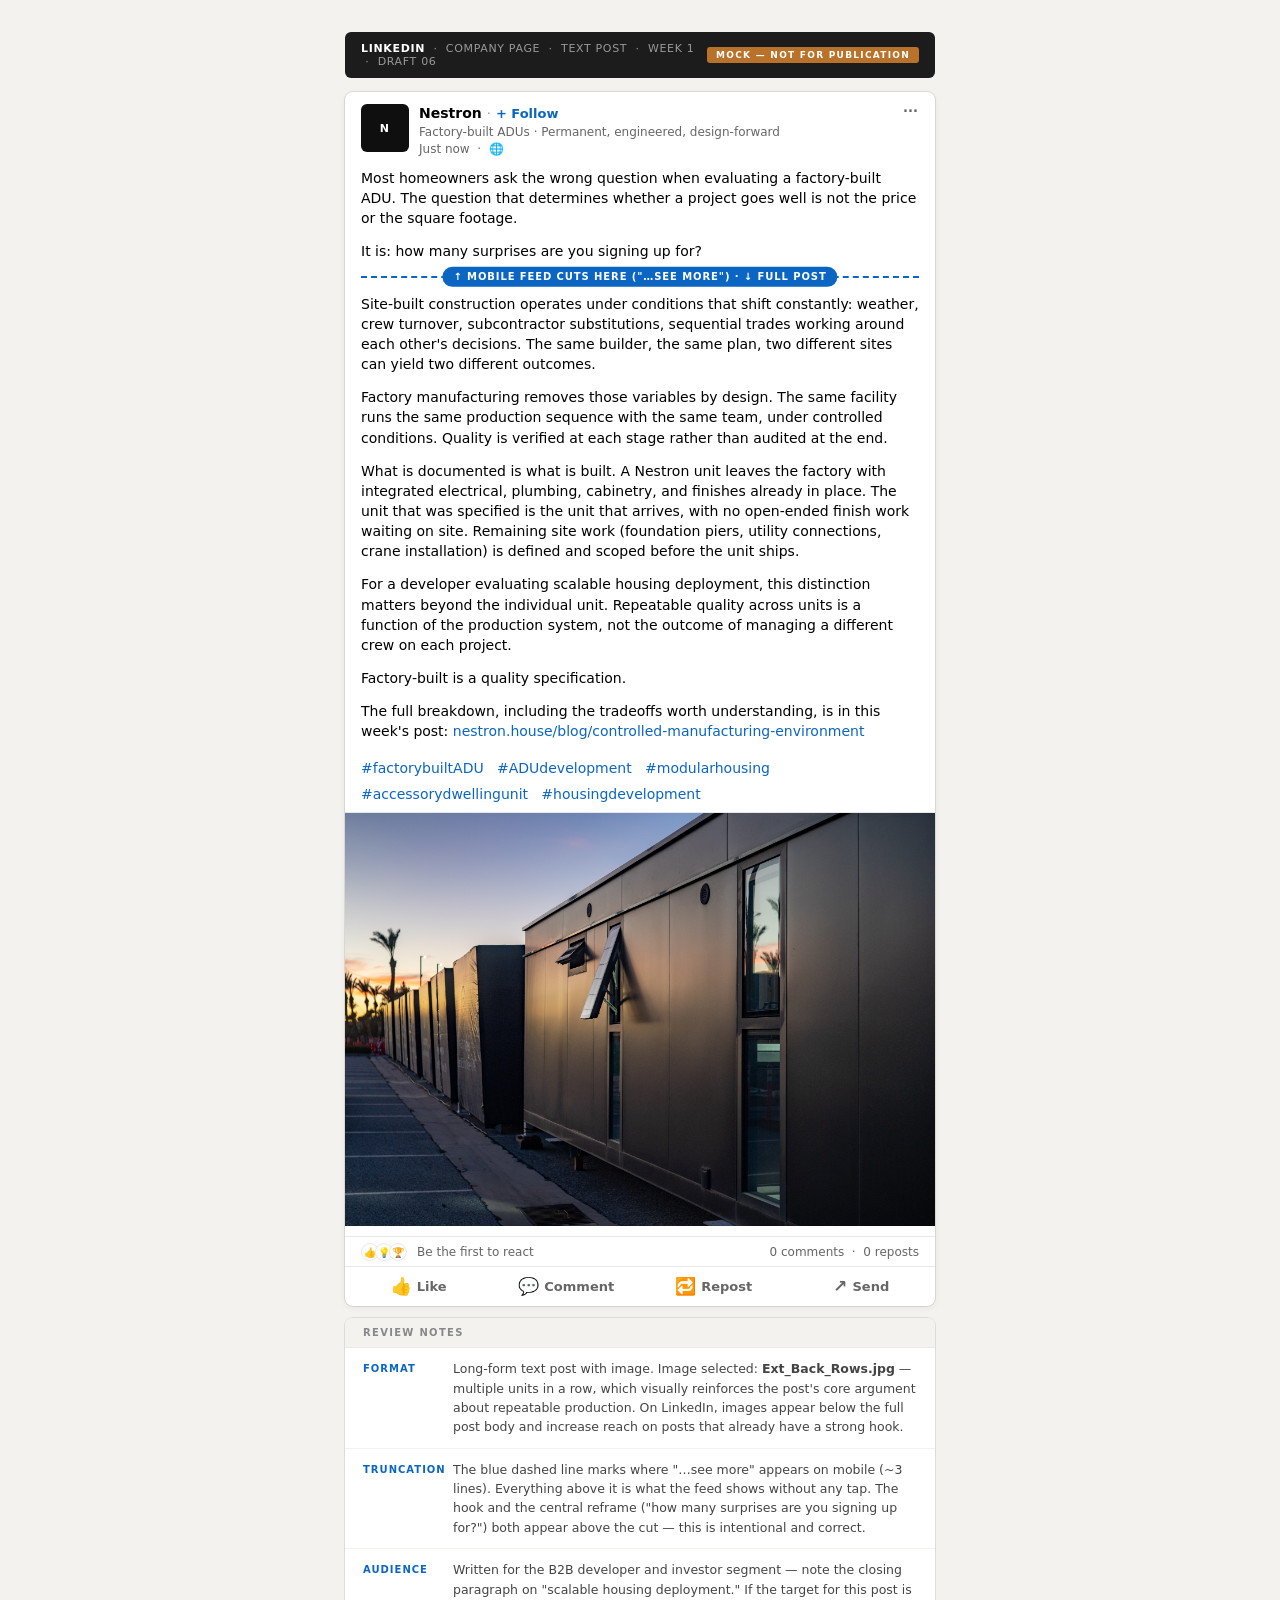
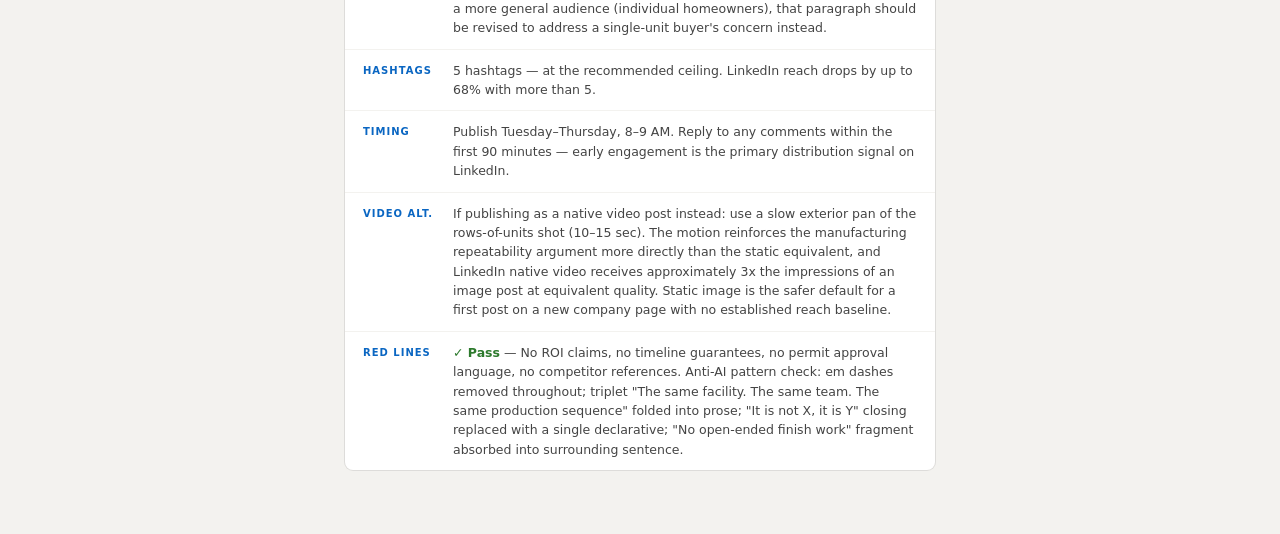
<file: mocks/week_01_linkedin_text_post.html>
<!DOCTYPE html>
<html lang="en">
<head>
  <meta charset="UTF-8">
  <meta name="viewport" content="width=device-width, initial-scale=1.0">
  <title>LinkedIn Mock — Nestron · Week 1 · Draft 06</title>
  <style>
    *, *::before, *::after { box-sizing: border-box; margin: 0; padding: 0; }

    body {
      font-family: -apple-system, system-ui, BlinkMacSystemFont, 'Segoe UI', Roboto, 'Helvetica Neue', Arial, sans-serif;
      background: #F3F2EF;
      min-height: 100vh;
      padding: 32px 16px 64px;
      -webkit-font-smoothing: antialiased;
    }

    /* ── Mock banner ── */
    .mock-banner {
      max-width: 590px;
      margin: 0 auto 14px;
      background: #1C1C1C;
      border-radius: 6px;
      padding: 10px 16px;
      display: flex;
      align-items: center;
      justify-content: space-between;
      gap: 12px;
    }
    .mock-banner-left {
      font-size: 11px;
      font-weight: 500;
      color: #999;
      letter-spacing: 0.06em;
      text-transform: uppercase;
    }
    .mock-banner-left strong { color: #fff; }
    .mock-badge {
      background: #B8722A;
      color: #fff;
      font-size: 9px;
      font-weight: 700;
      letter-spacing: 0.14em;
      text-transform: uppercase;
      padding: 3px 9px;
      border-radius: 3px;
      white-space: nowrap;
      flex-shrink: 0;
    }

    /* ── LinkedIn card ── */
    .li-card {
      max-width: 590px;
      margin: 0 auto;
      background: #fff;
      border-radius: 8px;
      box-shadow: 0 0 0 1px rgba(0,0,0,0.09), 0 2px 6px rgba(0,0,0,0.06);
      overflow: hidden;
    }

    /* ── Post header ── */
    .li-header {
      display: flex;
      align-items: flex-start;
      padding: 12px 16px 8px;
      gap: 10px;
    }
    .li-avatar {
      width: 48px;
      height: 48px;
      border-radius: 6px;
      background: #0F0F0F;
      flex-shrink: 0;
      display: flex;
      align-items: center;
      justify-content: center;
      font-size: 11px;
      font-weight: 700;
      color: #fff;
      letter-spacing: 0.14em;
      text-transform: uppercase;
    }
    .li-meta { flex: 1; min-width: 0; }
    .li-name-row {
      display: flex;
      align-items: baseline;
      gap: 5px;
      flex-wrap: wrap;
    }
    .li-name {
      font-size: 14px;
      font-weight: 600;
      color: #000;
      line-height: 1.3;
    }
    .li-dot { color: #999; font-size: 13px; }
    .li-follow {
      font-size: 13px;
      font-weight: 600;
      color: #0A66C2;
      cursor: pointer;
    }
    .li-tagline {
      font-size: 12px;
      color: #666;
      line-height: 1.4;
      margin-top: 2px;
    }
    .li-time {
      font-size: 12px;
      color: #666;
      margin-top: 1px;
    }
    .li-more {
      font-size: 22px;
      color: #666;
      cursor: pointer;
      line-height: 1;
      padding: 0 2px;
      margin-top: -4px;
      letter-spacing: -2px;
    }

    /* ── Post body ── */
    .li-body {
      padding: 4px 16px 0;
      font-size: 14px;
      color: #000;
      line-height: 1.44;
    }
    .li-p { margin-bottom: 13px; }
    .li-p:last-of-type { margin-bottom: 0; }

    /* ── Truncation marker ── */
    .truncation-zone {
      position: relative;
      margin: 14px 0 16px;
    }
    .truncation-rule {
      border: none;
      border-top: 2px dashed #0A66C2;
    }
    .truncation-pill {
      position: absolute;
      top: 50%;
      left: 50%;
      transform: translate(-50%, -50%);
      background: #0A66C2;
      color: #fff;
      font-size: 10px;
      font-weight: 600;
      letter-spacing: 0.09em;
      text-transform: uppercase;
      padding: 3px 11px;
      border-radius: 20px;
      white-space: nowrap;
    }

    /* ── Hashtags ── */
    .li-hashtags {
      color: #0A66C2;
      font-size: 14px;
      margin-top: 13px;
      padding-bottom: 4px;
      line-height: 1.9;
    }

    /* ── Post image ── */
    .li-image {
      width: 100%;
      display: block;
      object-fit: cover;
      max-height: 420px;
      border-top: 1px solid #E8E8E8;
    }
    .li-image-placeholder {
      width: 100%;
      height: 280px;
      background: #E8E8E8;
      border-top: 1px solid #ddd;
      display: flex;
      align-items: center;
      justify-content: center;
      font-size: 13px;
      font-style: italic;
      color: #888;
    }

    /* ── Post stats bar ── */
    .li-stats {
      display: flex;
      align-items: center;
      justify-content: space-between;
      padding: 6px 16px 5px;
      margin-top: 10px;
      border-top: 1px solid #E8E8E8;
      font-size: 12px;
      color: #666;
    }
    .li-stats-left { display: flex; align-items: center; gap: 4px; }
    .reaction-stack { display: flex; }
    .reaction-bubble {
      width: 18px;
      height: 18px;
      border-radius: 50%;
      background: #fff;
      border: 1.5px solid #E8E8E8;
      display: flex;
      align-items: center;
      justify-content: center;
      font-size: 10px;
      margin-left: -4px;
    }
    .reaction-bubble:first-child { margin-left: 0; }

    /* ── Action bar ── */
    .li-actions {
      display: flex;
      border-top: 1px solid #E8E8E8;
    }
    .li-action {
      flex: 1;
      display: flex;
      align-items: center;
      justify-content: center;
      gap: 5px;
      padding: 11px 8px;
      cursor: pointer;
      font-size: 13px;
      font-weight: 600;
      color: #666;
      border-radius: 0;
      user-select: none;
    }
    .li-action:hover { background: #F3F2EF; }
    .li-action-icon { font-size: 17px; line-height: 1; }

    /* ── Annotation panel ── */
    .annotation-panel {
      max-width: 590px;
      margin: 12px auto 0;
      background: #fff;
      border-radius: 8px;
      box-shadow: 0 0 0 1px rgba(0,0,0,0.09);
      overflow: hidden;
    }
    .annotation-header {
      background: #F3F2EF;
      padding: 9px 18px;
      font-size: 10px;
      font-weight: 700;
      letter-spacing: 0.13em;
      text-transform: uppercase;
      color: #888;
      border-bottom: 1px solid #E8E8E8;
    }
    .annotation-row {
      display: flex;
      gap: 14px;
      padding: 11px 18px;
      border-bottom: 1px solid #F3F2EF;
      font-size: 12.5px;
      line-height: 1.55;
      align-items: flex-start;
    }
    .annotation-row:last-child { border-bottom: none; }
    .ann-label {
      font-size: 10px;
      font-weight: 700;
      letter-spacing: 0.1em;
      text-transform: uppercase;
      color: #0A66C2;
      white-space: nowrap;
      padding-top: 2px;
      min-width: 76px;
    }
    .ann-text { color: #444; }
    .ann-pass { color: #2d7a2d; font-weight: 600; }
  </style>
</head>
<body>

  <!-- Mock banner -->
  <div class="mock-banner">
    <div class="mock-banner-left">
      <strong>LinkedIn</strong> &nbsp;·&nbsp; Company Page &nbsp;·&nbsp; Text Post &nbsp;·&nbsp; Week 1 &nbsp;·&nbsp; Draft 06
    </div>
    <div class="mock-badge">Mock — Not for Publication</div>
  </div>

  <!-- LinkedIn post card -->
  <div class="li-card">

    <!-- Header -->
    <div class="li-header">
      <div class="li-avatar">N</div>
      <div class="li-meta">
        <div class="li-name-row">
          <span class="li-name">Nestron</span>
          <span class="li-dot">·</span>
          <span class="li-follow">+ Follow</span>
        </div>
        <div class="li-tagline">Factory-built ADUs · Permanent, engineered, design-forward</div>
        <div class="li-time">Just now &nbsp;·&nbsp; 🌐</div>
      </div>
      <div class="li-more">···</div>
    </div>

    <!-- Body -->
    <div class="li-body">

      <!-- ↑ ABOVE THE FOLD — visible in feed without interaction -->
      <div class="li-p">
        Most homeowners ask the wrong question when evaluating a factory-built ADU. The question that determines whether a project goes well is not the price or the square footage.
      </div>
      <div class="li-p">
        It is: how many surprises are you signing up for?
      </div>

      <!-- Truncation marker -->
      <div class="truncation-zone">
        <hr class="truncation-rule">
        <div class="truncation-pill">↑ Mobile feed cuts here ("…see more") · ↓ Full post</div>
      </div>

      <!-- ↓ BELOW THE FOLD — visible after tapping "see more" -->
      <div class="li-p">
        Site-built construction operates under conditions that shift constantly: weather, crew turnover, subcontractor substitutions, sequential trades working around each other's decisions. The same builder, the same plan, two different sites can yield two different outcomes.
      </div>

      <div class="li-p">
        Factory manufacturing removes those variables by design. The same facility runs the same production sequence with the same team, under controlled conditions. Quality is verified at each stage rather than audited at the end.
      </div>

      <div class="li-p">
        What is documented is what is built. A Nestron unit leaves the factory with integrated electrical, plumbing, cabinetry, and finishes already in place. The unit that was specified is the unit that arrives, with no open-ended finish work waiting on site. Remaining site work (foundation piers, utility connections, crane installation) is defined and scoped before the unit ships.
      </div>

      <div class="li-p">
        For a developer evaluating scalable housing deployment, this distinction matters beyond the individual unit. Repeatable quality across units is a function of the production system, not the outcome of managing a different crew on each project.
      </div>

      <div class="li-p">
        Factory-built is a quality specification.
      </div>

      <div class="li-p">
        The full breakdown, including the tradeoffs worth understanding, is in this week's post:&nbsp;<span style="color:#0A66C2;">nestron.house/blog/controlled-manufacturing-environment</span>
      </div>

      <div class="li-hashtags">
        #factorybuiltADU &nbsp; #ADUdevelopment &nbsp; #modularhousing &nbsp; #accessorydwellingunit &nbsp; #housingdevelopment
      </div>

    </div><!-- /li-body -->

    <!-- Post image -->
    <img class="li-image"
         src="../../assets/product/Ext_Back_Rows.jpg"
         alt="Nestron units — exterior, rows"
         onerror="this.style.display='none'; document.getElementById('li-img-fallback').style.display='flex';">
    <div class="li-image-placeholder" id="li-img-fallback" style="display:none;">
      Suggested image: Ext_Back_Rows.jpg — multiple units in a row, reinforces repeatable production
    </div>

    <!-- Stats row -->
    <div class="li-stats">
      <div class="li-stats-left">
        <div class="reaction-stack">
          <div class="reaction-bubble">👍</div>
          <div class="reaction-bubble">💡</div>
          <div class="reaction-bubble">🏆</div>
        </div>
        <span style="margin-left:6px;">Be the first to react</span>
      </div>
      <span>0 comments &nbsp;·&nbsp; 0 reposts</span>
    </div>

    <!-- Action bar -->
    <div class="li-actions">
      <div class="li-action"><span class="li-action-icon">👍</span> Like</div>
      <div class="li-action"><span class="li-action-icon">💬</span> Comment</div>
      <div class="li-action"><span class="li-action-icon">🔁</span> Repost</div>
      <div class="li-action"><span class="li-action-icon">↗️</span> Send</div>
    </div>

  </div><!-- /li-card -->

  <!-- Annotation panel -->
  <div class="annotation-panel">
    <div class="annotation-header">Review Notes</div>

    <div class="annotation-row">
      <div class="ann-label">Format</div>
      <div class="ann-text">Long-form text post with image. Image selected: <strong>Ext_Back_Rows.jpg</strong> — multiple units in a row, which visually reinforces the post's core argument about repeatable production. On LinkedIn, images appear below the full post body and increase reach on posts that already have a strong hook.</div>
    </div>

    <div class="annotation-row">
      <div class="ann-label">Truncation</div>
      <div class="ann-text">The blue dashed line marks where "…see more" appears on mobile (~3 lines). Everything above it is what the feed shows without any tap. The hook and the central reframe ("how many surprises are you signing up for?") both appear above the cut — this is intentional and correct.</div>
    </div>

    <div class="annotation-row">
      <div class="ann-label">Audience</div>
      <div class="ann-text">Written for the B2B developer and investor segment — note the closing paragraph on "scalable housing deployment." If the target for this post is a more general audience (individual homeowners), that paragraph should be revised to address a single-unit buyer's concern instead.</div>
    </div>

    <div class="annotation-row">
      <div class="ann-label">Hashtags</div>
      <div class="ann-text">5 hashtags — at the recommended ceiling. LinkedIn reach drops by up to 68% with more than 5.</div>
    </div>

    <div class="annotation-row">
      <div class="ann-label">Timing</div>
      <div class="ann-text">Publish Tuesday–Thursday, 8–9 AM. Reply to any comments within the first 90 minutes — early engagement is the primary distribution signal on LinkedIn.</div>
    </div>

    <div class="annotation-row">
      <div class="ann-label">Video alt.</div>
      <div class="ann-text">If publishing as a native video post instead: use a slow exterior pan of the rows-of-units shot (10–15 sec). The motion reinforces the manufacturing repeatability argument more directly than the static equivalent, and LinkedIn native video receives approximately 3x the impressions of an image post at equivalent quality. Static image is the safer default for a first post on a new company page with no established reach baseline.</div>
    </div>

    <div class="annotation-row">
      <div class="ann-label">Red Lines</div>
      <div class="ann-text"><span class="ann-pass">✓ Pass</span> — No ROI claims, no timeline guarantees, no permit approval language, no competitor references. Anti-AI pattern check: em dashes removed throughout; triplet "The same facility. The same team. The same production sequence" folded into prose; "It is not X, it is Y" closing replaced with a single declarative; "No open-ended finish work" fragment absorbed into surrounding sentence.</div>
    </div>
  </div>

</body>
</html>
</file>
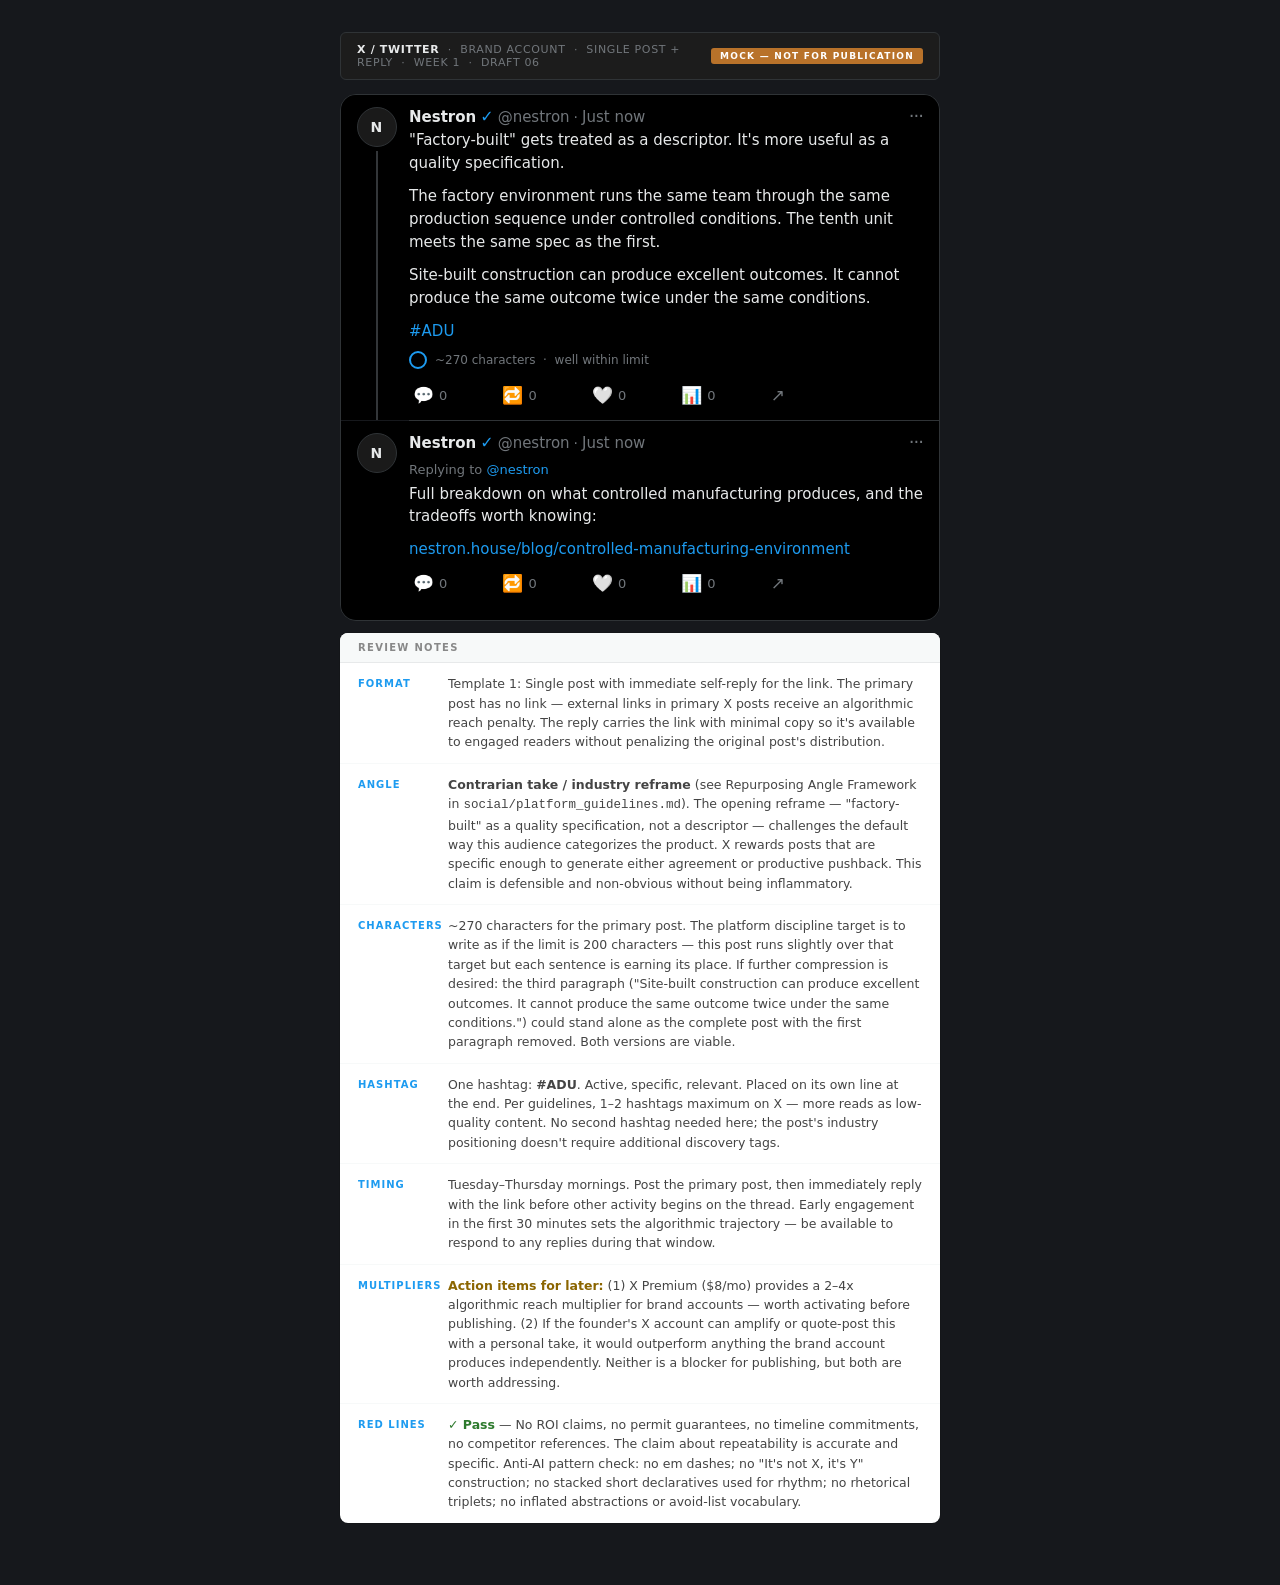
<file: mocks/week_01_x_posts.html>
<!DOCTYPE html>
<html lang="en">
<head>
  <meta charset="UTF-8">
  <meta name="viewport" content="width=device-width, initial-scale=1.0">
  <title>X Mock — Nestron · Week 1 · Draft 06</title>
  <style>
    *, *::before, *::after { box-sizing: border-box; margin: 0; padding: 0; }

    body {
      font-family: -apple-system, system-ui, BlinkMacSystemFont, 'Segoe UI', Roboto, 'Helvetica Neue', Arial, sans-serif;
      background: #16181C;
      min-height: 100vh;
      padding: 32px 16px 64px;
      -webkit-font-smoothing: antialiased;
    }

    /* ── Mock banner ── */
    .mock-banner {
      max-width: 600px;
      margin: 0 auto 14px;
      background: #1C1C1C;
      border-radius: 6px;
      padding: 10px 16px;
      display: flex;
      align-items: center;
      justify-content: space-between;
      gap: 12px;
      border: 1px solid #2F3336;
    }
    .mock-banner-left {
      font-size: 11px;
      font-weight: 500;
      color: #71767B;
      letter-spacing: 0.06em;
      text-transform: uppercase;
    }
    .mock-banner-left strong { color: #E7E9EA; }
    .mock-badge {
      background: #B8722A;
      color: #fff;
      font-size: 9px;
      font-weight: 700;
      letter-spacing: 0.14em;
      text-transform: uppercase;
      padding: 3px 9px;
      border-radius: 3px;
      white-space: nowrap;
      flex-shrink: 0;
    }

    /* ── X feed wrapper ── */
    .x-feed {
      max-width: 600px;
      margin: 0 auto;
      border: 1px solid #2F3336;
      border-radius: 16px;
      overflow: hidden;
    }

    /* ── Individual post ── */
    .x-post {
      background: #000;
      padding: 12px 16px 0;
      display: flex;
      gap: 12px;
      position: relative;
    }
    .x-post:last-of-type {
      padding-bottom: 12px;
    }

    /* ── Thread line ── */
    .x-avatar-col {
      display: flex;
      flex-direction: column;
      align-items: center;
      flex-shrink: 0;
      width: 40px;
    }
    .x-avatar {
      width: 40px;
      height: 40px;
      border-radius: 50%;
      background: #1A1A1A;
      display: flex;
      align-items: center;
      justify-content: center;
      font-size: 14px;
      font-weight: 700;
      color: #E7E9EA;
      letter-spacing: 0.1em;
      flex-shrink: 0;
      border: 1px solid #2F3336;
    }
    .x-thread-line {
      width: 2px;
      background: #333639;
      flex: 1;
      margin-top: 4px;
      min-height: 24px;
    }

    /* ── Post content ── */
    .x-content {
      flex: 1;
      min-width: 0;
      padding-bottom: 12px;
    }
    .x-header {
      display: flex;
      align-items: baseline;
      gap: 4px;
      flex-wrap: wrap;
      margin-bottom: 2px;
    }
    .x-name {
      font-size: 15px;
      font-weight: 700;
      color: #E7E9EA;
    }
    .x-verified {
      color: #1D9BF0;
      font-size: 16px;
      line-height: 1;
    }
    .x-handle {
      font-size: 15px;
      color: #71767B;
    }
    .x-dot {
      color: #71767B;
      font-size: 14px;
    }
    .x-time {
      font-size: 15px;
      color: #71767B;
    }
    .x-more {
      margin-left: auto;
      color: #71767B;
      font-size: 18px;
      line-height: 1;
      letter-spacing: -1px;
      cursor: pointer;
    }
    .x-body {
      font-size: 15px;
      color: #E7E9EA;
      line-height: 1.53;
      margin-top: 3px;
    }
    .x-p { margin-bottom: 10px; }
    .x-p:last-of-type { margin-bottom: 0; }
    .x-hashtag { color: #1D9BF0; }
    .x-link { color: #1D9BF0; text-decoration: none; }

    /* ── Action bar ── */
    .x-actions {
      display: flex;
      align-items: center;
      justify-content: space-between;
      max-width: 380px;
      margin-top: 10px;
    }
    .x-action {
      display: flex;
      align-items: center;
      gap: 5px;
      font-size: 13px;
      color: #71767B;
      cursor: pointer;
      padding: 4px;
      border-radius: 50px;
      user-select: none;
    }
    .x-action:hover { color: #1D9BF0; }
    .x-action-icon { font-size: 17px; line-height: 1; }

    /* ── Post divider ── */
    .x-divider {
      height: 1px;
      background: #2F3336;
      margin: 0 0 0 68px;
    }

    /* ── Reply label ── */
    .x-reply-label {
      font-size: 13px;
      color: #71767B;
      padding: 8px 0 0 0;
    }
    .x-reply-label span { color: #1D9BF0; }

    /* ── Character count bar ── */
    .x-char-bar {
      display: flex;
      align-items: center;
      gap: 8px;
      margin-top: 8px;
      padding-bottom: 4px;
    }
    .x-char-ring {
      width: 18px;
      height: 18px;
      border-radius: 50%;
      border: 2px solid #2F3336;
      display: flex;
      align-items: center;
      justify-content: center;
    }
    .x-char-ring.good { border-color: #1D9BF0; }
    .x-char-count {
      font-size: 12px;
      color: #71767B;
    }

    /* ── Annotation panel ── */
    .annotation-panel {
      max-width: 600px;
      margin: 12px auto 0;
      background: #fff;
      border-radius: 8px;
      box-shadow: 0 0 0 1px rgba(0,0,0,0.09);
      overflow: hidden;
    }
    .annotation-header {
      background: #F7F9F9;
      padding: 9px 18px;
      font-size: 10px;
      font-weight: 700;
      letter-spacing: 0.13em;
      text-transform: uppercase;
      color: #888;
      border-bottom: 1px solid #E7E9EA;
    }
    .annotation-row {
      display: flex;
      gap: 14px;
      padding: 11px 18px;
      border-bottom: 1px solid #F7F9F9;
      font-size: 12.5px;
      line-height: 1.55;
      align-items: flex-start;
    }
    .annotation-row:last-child { border-bottom: none; }
    .ann-label {
      font-size: 10px;
      font-weight: 700;
      letter-spacing: 0.1em;
      text-transform: uppercase;
      color: #1D9BF0;
      white-space: nowrap;
      padding-top: 2px;
      min-width: 76px;
    }
    .ann-text { color: #444; }
    .ann-pass { color: #2d7a2d; font-weight: 600; }
    .ann-note { color: #8B6500; font-weight: 600; }
  </style>
</head>
<body>

  <!-- Mock banner -->
  <div class="mock-banner">
    <div class="mock-banner-left">
      <strong>X / Twitter</strong> &nbsp;·&nbsp; Brand Account &nbsp;·&nbsp; Single Post + Reply &nbsp;·&nbsp; Week 1 &nbsp;·&nbsp; Draft 06
    </div>
    <div class="mock-badge">Mock — Not for Publication</div>
  </div>

  <!-- X feed (primary post + reply thread) -->
  <div class="x-feed">

    <!-- ── PRIMARY POST ── -->
    <div class="x-post">

      <div class="x-avatar-col">
        <div class="x-avatar">N</div>
        <div class="x-thread-line"></div>
      </div>

      <div class="x-content">

        <div class="x-header">
          <span class="x-name">Nestron</span>
          <span class="x-verified">✓</span>
          <span class="x-handle">@nestron</span>
          <span class="x-dot">·</span>
          <span class="x-time">Just now</span>
          <span class="x-more">···</span>
        </div>

        <div class="x-body">
          <div class="x-p">
            "Factory-built" gets treated as a descriptor. It's more useful as a quality specification.
          </div>
          <div class="x-p">
            The factory environment runs the same team through the same production sequence under controlled conditions. The tenth unit meets the same spec as the first.
          </div>
          <div class="x-p">
            Site-built construction can produce excellent outcomes. It cannot produce the same outcome twice under the same conditions.
          </div>
          <div class="x-p">
            <span class="x-hashtag">#ADU</span>
          </div>
        </div>

        <!-- Character count -->
        <div class="x-char-bar">
          <div class="x-char-ring good"></div>
          <span class="x-char-count">~270 characters &nbsp;·&nbsp; well within limit</span>
        </div>

        <!-- Actions -->
        <div class="x-actions">
          <div class="x-action"><span class="x-action-icon">💬</span> 0</div>
          <div class="x-action"><span class="x-action-icon">🔁</span> 0</div>
          <div class="x-action"><span class="x-action-icon">🤍</span> 0</div>
          <div class="x-action"><span class="x-action-icon">📊</span> 0</div>
          <div class="x-action"><span class="x-action-icon">↗️</span></div>
        </div>

      </div>
    </div><!-- /primary post -->

    <div class="x-divider"></div>

    <!-- ── REPLY (LINK POST) ── -->
    <div class="x-post">

      <div class="x-avatar-col">
        <div class="x-avatar">N</div>
      </div>

      <div class="x-content">

        <div class="x-header">
          <span class="x-name">Nestron</span>
          <span class="x-verified">✓</span>
          <span class="x-handle">@nestron</span>
          <span class="x-dot">·</span>
          <span class="x-time">Just now</span>
          <span class="x-more">···</span>
        </div>

        <div class="x-reply-label">Replying to <span>@nestron</span></div>

        <div class="x-body" style="margin-top:6px;">
          <div class="x-p">
            Full breakdown on what controlled manufacturing produces, and the tradeoffs worth knowing:
          </div>
          <div class="x-p">
            <a class="x-link" href="#">nestron.house/blog/controlled-manufacturing-environment</a>
          </div>
        </div>

        <!-- Actions -->
        <div class="x-actions">
          <div class="x-action"><span class="x-action-icon">💬</span> 0</div>
          <div class="x-action"><span class="x-action-icon">🔁</span> 0</div>
          <div class="x-action"><span class="x-action-icon">🤍</span> 0</div>
          <div class="x-action"><span class="x-action-icon">📊</span> 0</div>
          <div class="x-action"><span class="x-action-icon">↗️</span></div>
        </div>

      </div>
    </div><!-- /reply post -->

  </div><!-- /x-feed -->

  <!-- Annotation panel -->
  <div class="annotation-panel">
    <div class="annotation-header">Review Notes</div>

    <div class="annotation-row">
      <div class="ann-label">Format</div>
      <div class="ann-text">Template 1: Single post with immediate self-reply for the link. The primary post has no link — external links in primary X posts receive an algorithmic reach penalty. The reply carries the link with minimal copy so it's available to engaged readers without penalizing the original post's distribution.</div>
    </div>

    <div class="annotation-row">
      <div class="ann-label">Angle</div>
      <div class="ann-text"><strong>Contrarian take / industry reframe</strong> (see Repurposing Angle Framework in <code>social/platform_guidelines.md</code>). The opening reframe — "factory-built" as a quality specification, not a descriptor — challenges the default way this audience categorizes the product. X rewards posts that are specific enough to generate either agreement or productive pushback. This claim is defensible and non-obvious without being inflammatory.</div>
    </div>

    <div class="annotation-row">
      <div class="ann-label">Characters</div>
      <div class="ann-text">~270 characters for the primary post. The platform discipline target is to write as if the limit is 200 characters — this post runs slightly over that target but each sentence is earning its place. If further compression is desired: the third paragraph ("Site-built construction can produce excellent outcomes. It cannot produce the same outcome twice under the same conditions.") could stand alone as the complete post with the first paragraph removed. Both versions are viable.</div>
    </div>

    <div class="annotation-row">
      <div class="ann-label">Hashtag</div>
      <div class="ann-text">One hashtag: <strong>#ADU</strong>. Active, specific, relevant. Placed on its own line at the end. Per guidelines, 1–2 hashtags maximum on X — more reads as low-quality content. No second hashtag needed here; the post's industry positioning doesn't require additional discovery tags.</div>
    </div>

    <div class="annotation-row">
      <div class="ann-label">Timing</div>
      <div class="ann-text">Tuesday–Thursday mornings. Post the primary post, then immediately reply with the link before other activity begins on the thread. Early engagement in the first 30 minutes sets the algorithmic trajectory — be available to respond to any replies during that window.</div>
    </div>

    <div class="annotation-row">
      <div class="ann-label">Multipliers</div>
      <div class="ann-text"><span class="ann-note">Action items for later:</span> (1) X Premium ($8/mo) provides a 2–4x algorithmic reach multiplier for brand accounts — worth activating before publishing. (2) If the founder's X account can amplify or quote-post this with a personal take, it would outperform anything the brand account produces independently. Neither is a blocker for publishing, but both are worth addressing.</div>
    </div>

    <div class="annotation-row">
      <div class="ann-label">Red Lines</div>
      <div class="ann-text"><span class="ann-pass">✓ Pass</span> — No ROI claims, no permit guarantees, no timeline commitments, no competitor references. The claim about repeatability is accurate and specific. Anti-AI pattern check: no em dashes; no "It's not X, it's Y" construction; no stacked short declaratives used for rhythm; no rhetorical triplets; no inflated abstractions or avoid-list vocabulary.</div>
    </div>

  </div>

</body>
</html>
</file>
<file: style.css>
/* ── CUSTOM PROPERTIES — Nestron Editorial Palette ───────────────────────── */

:root {
  /* Surfaces */
  --bg-page:       #F3F1EE;  /* warm off-white page */
  --bg-card:       #FFFFFF;  /* white cards */
  --bg-header:     #0F0F0F;  /* dark site header */
  --bg-cal-other:  #F7F5F2;  /* outside-month day cells */
  --bg-cal-today:  #FEFCFA;  /* today cell */

  /* Text */
  --text-header:   #FFFFFF;
  --text-page:     #1C1C1C;  /* charcoal */
  --text-meta:     #6B6B6B;
  --text-light:    #AAAAAA;
  --text-card:     #1C1C1C;

  /* Accent */
  --accent:        #B8722A;  /* amber/bronze */
  --accent-light:  #F0E6D8;  /* light amber tint */

  /* Borders / dividers */
  --rule:          #DDD8D0;

  /* Platform colors */
  --color-linkedin:   #0077b5;
  --color-instagram:  #e1306c;
  --color-facebook:   #1877f2;
  --color-x:          #333333;
  --color-newsletter: #B8722A;
  --color-blog:       #2D6A4F;

  /* Typography */
  --font-heading: Georgia, 'Palatino Linotype', Palatino, serif;
  --font-ui:      system-ui, -apple-system, BlinkMacSystemFont, 'Segoe UI', sans-serif;
  --font-mono:    Menlo, Monaco, 'Courier New', monospace;

  /* Spacing */
  --space-xs:  4px;
  --space-sm:  8px;
  --space-md:  16px;
  --space-lg:  24px;
  --space-xl:  40px;

  /* Layout */
  --header-h:  56px;
  --nav-bar-h: 50px;
  --filter-h:  44px;

  /* Misc */
  --radius-card: 8px;
  --radius-pill: 999px;
  --radius-sm:   4px;
  --shadow-card: 0 1px 4px rgba(0,0,0,0.06), 0 4px 16px rgba(0,0,0,0.06);
  --shadow-card-hover: 0 4px 12px rgba(0,0,0,0.1), 0 12px 32px rgba(0,0,0,0.1);

  --t-fast: 140ms ease;
  --t-card: 200ms cubic-bezier(0.25, 0.46, 0.45, 0.94);
}

/* ── RESET ────────────────────────────────────────────────────────────────── */

*, *::before, *::after { box-sizing: border-box; margin: 0; padding: 0; }
body {
  background: var(--bg-page);
  color: var(--text-page);
  font-family: var(--font-ui);
  font-size: 15px;
  line-height: 1.5;
  -webkit-font-smoothing: antialiased;
  min-height: 100vh;
}
button { font-family: inherit; cursor: pointer; }

/* ── SITE HEADER (dark bar) ───────────────────────────────────────────────── */

.site-header {
  background: var(--bg-header);
  color: var(--text-header);
  display: flex;
  align-items: center;
  justify-content: space-between;
  padding: 0 var(--space-xl);
  height: var(--header-h);
  position: sticky;
  top: 0;
  z-index: 20;
}

.site-brand { display: flex; align-items: baseline; gap: var(--space-md); }

.site-logo {
  font-family: var(--font-heading);
  font-size: 1.5rem;
  font-weight: normal;
  letter-spacing: -0.02em;
  color: #fff;
}

.site-subtitle {
  font-family: var(--font-mono);
  font-size: 0.72rem;
  color: rgba(255,255,255,0.42);
  text-transform: uppercase;
  letter-spacing: 0.1em;
}

.header-date {
  font-family: var(--font-mono);
  font-size: 0.68rem;
  color: rgba(255,255,255,0.38);
  letter-spacing: 0.03em;
}

/* ── CALENDAR NAV BAR ─────────────────────────────────────────────────────── */

.cal-nav-bar {
  display: flex;
  align-items: center;
  justify-content: space-between;
  padding: 0 var(--space-xl);
  height: var(--nav-bar-h);
  background: var(--bg-page);
  border-bottom: 1px solid var(--rule);
  position: sticky;
  top: var(--header-h);
  z-index: 19;
  gap: var(--space-md);
}

.cal-nav-left {
  display: flex;
  align-items: center;
  gap: var(--space-sm);
}

.cal-nav-btn {
  background: none;
  border: 1px solid var(--rule);
  border-radius: var(--radius-sm);
  color: var(--text-meta);
  font-size: 0.8rem;
  padding: 4px 10px;
  line-height: 1;
  transition: border-color var(--t-fast), color var(--t-fast);
}
.cal-nav-btn:hover { border-color: var(--accent); color: var(--accent); }
.cal-nav-today { font-size: 0.75rem; letter-spacing: 0.02em; }

.cal-title {
  font-family: var(--font-heading);
  font-size: 1.05rem;
  font-weight: normal;
  color: var(--text-page);
  letter-spacing: -0.01em;
  margin-left: var(--space-sm);
  white-space: nowrap;
}

.cal-view-btns {
  display: flex;
  background: var(--accent-light);
  border-radius: var(--radius-sm);
  padding: 3px;
  gap: 2px;
}

.cal-view-btn {
  background: none;
  border: none;
  border-radius: 3px;
  color: var(--accent);
  font-size: 0.82rem;
  font-weight: 500;
  padding: 4px 12px;
  transition: background var(--t-fast);
}
.cal-view-btn:hover:not(.active) { background: rgba(184,114,42,0.1); }
.cal-view-btn.active { background: var(--bg-card); color: var(--text-page); box-shadow: 0 1px 3px rgba(0,0,0,0.1); }

/* ── FILTER BAR ───────────────────────────────────────────────────────────── */

.filter-bar {
  display: flex;
  align-items: stretch;
  padding: 0 calc(var(--space-xl) - var(--space-sm));
  height: var(--filter-h);
  background: var(--bg-page);
  border-bottom: 1px solid var(--rule);
  overflow-x: auto;
  scrollbar-width: none;
  position: sticky;
  top: calc(var(--header-h) + var(--nav-bar-h));
  z-index: 18;
}
.filter-bar::-webkit-scrollbar { display: none; }

.filter-tab {
  background: none;
  border: none;
  border-bottom: 2px solid transparent;
  color: var(--text-meta);
  font-family: var(--font-ui);
  font-size: 0.85rem;
  font-weight: 500;
  padding: 0 var(--space-sm);
  margin: 0 3px;
  white-space: nowrap;
  height: 100%;
  display: flex;
  align-items: center;
  transition: color var(--t-fast), border-color var(--t-fast);
}
.filter-tab:hover { color: var(--text-page); }
.filter-tab.active { color: var(--text-page); }

.filter-tab[data-platform="all"].active       { border-bottom-color: var(--text-page); }
.filter-tab[data-platform="linkedin"].active  { border-bottom-color: var(--color-linkedin); }
.filter-tab[data-platform="instagram"].active { border-bottom-color: var(--color-instagram); }
.filter-tab[data-platform="facebook"].active  { border-bottom-color: var(--color-facebook); }
.filter-tab[data-platform="x"].active         { border-bottom-color: var(--color-x); }
.filter-tab[data-platform="newsletter"].active { border-bottom-color: var(--color-newsletter); }
.filter-tab[data-platform="blog"].active       { border-bottom-color: var(--color-blog); }

/* ── CALENDAR MAIN ────────────────────────────────────────────────────────── */

.calendar-main { padding: var(--space-lg) var(--space-xl); }

/* ── MONTH VIEW ───────────────────────────────────────────────────────────── */

.cal-month-grid {
  display: grid;
  grid-template-columns: repeat(7, 1fr);
  gap: 1px;
  background: var(--rule); /* gap color = grid lines */
  border: 1px solid var(--rule);
  border-radius: var(--radius-card);
  overflow: hidden;
}

.cal-day-header {
  background: var(--bg-page);
  font-family: var(--font-mono);
  font-size: 0.62rem;
  font-weight: 600;
  text-transform: uppercase;
  letter-spacing: 0.08em;
  color: var(--text-meta);
  padding: 8px 0;
  text-align: center;
}

.cal-day-cell {
  background: var(--bg-card);
  padding: 6px 8px 28px; /* bottom padding for + button */
  min-height: 108px;
  position: relative;
}

.cal-day-cell--other {
  background: var(--bg-cal-other);
}

.cal-day-cell--today {
  background: #FFFBF7; /* subtle warm tint for today */
}

.cal-day-num {
  font-family: var(--font-mono);
  font-size: 0.72rem;
  font-weight: 600;
  color: var(--text-meta);
  width: 22px;
  height: 22px;
  display: flex;
  align-items: center;
  justify-content: center;
  border-radius: 50%;
  margin-bottom: 4px;
  flex-shrink: 0;
}

.cal-day-cell--today .cal-day-num {
  background: var(--accent);
  color: #fff;
}

.cal-day-cell--other .cal-day-num {
  color: var(--text-light);
}

.cal-day-posts { display: flex; flex-direction: column; gap: 2px; }

/* "+" button — appears on cell hover */
.cal-add-btn {
  position: absolute;
  bottom: 5px;
  right: 6px;
  background: none;
  border: 1px solid var(--rule);
  border-radius: 3px;
  color: var(--text-light);
  font-size: 0.75rem;
  line-height: 1;
  padding: 1px 6px;
  opacity: 0;
  transition: opacity var(--t-fast), color var(--t-fast), border-color var(--t-fast);
}
.cal-day-cell:hover .cal-add-btn { opacity: 1; }
.cal-add-btn:hover { color: var(--accent); border-color: var(--accent); }

/* ── COMPACT CARD (month + all views) ────────────────────────────────────── */

.cal-compact-card {
  display: flex;
  align-items: center;
  gap: 4px;
  padding: 3px 5px;
  border-radius: 3px;
  border-left: 3px solid var(--platform-color, #888);
  background: color-mix(in srgb, var(--platform-color, #888) 8%, transparent);
  cursor: pointer;
  overflow: hidden;
  transition: filter var(--t-fast);
}
.cal-compact-card:hover { filter: brightness(0.94); }
.cal-compact-card--local { border-left-style: dashed; }

.cal-compact-icon { flex-shrink: 0; display: flex; align-items: center; }
.cal-compact-icon svg { width: 11px; height: 11px; border-radius: 2px; }

.cal-compact-title {
  font-size: 0.67rem;
  font-family: var(--font-ui);
  color: var(--text-card);
  white-space: nowrap;
  overflow: hidden;
  text-overflow: ellipsis;
  flex: 1;
  min-width: 0;
  line-height: 1.3;
}

.cal-compact-card .badge {
  font-size: 0.55rem;
  padding: 1px 5px;
}

.cal-compact-delete {
  flex-shrink: 0;
  background: none;
  border: none;
  color: var(--text-light);
  font-size: 14px;
  line-height: 1;
  padding: 0 2px;
  cursor: pointer;
  opacity: 0;
  transition: opacity var(--t-fast), color var(--t-fast);
}
.cal-compact-card:hover .cal-compact-delete { opacity: 1; }
.cal-compact-delete:hover { color: #b03025; }

/* ── WEEK VIEW ────────────────────────────────────────────────────────────── */

.cal-week-grid {
  display: grid;
  grid-template-columns: repeat(7, minmax(0, 1fr));
  gap: 10px;
  overflow-x: auto;
}

.cal-week-col { display: flex; flex-direction: column; gap: var(--space-sm); min-width: 0; }

.cal-week-day-header {
  text-align: center;
  padding-bottom: var(--space-sm);
  border-bottom: 1px solid var(--rule);
}

.cal-week-dow {
  display: block;
  font-family: var(--font-mono);
  font-size: 0.6rem;
  text-transform: uppercase;
  letter-spacing: 0.08em;
  color: var(--text-meta);
  margin-bottom: 2px;
}

.cal-week-date {
  display: block;
  font-family: var(--font-mono);
  font-size: 1rem;
  font-weight: 600;
  color: var(--text-page);
  width: 28px;
  height: 28px;
  line-height: 28px;
  border-radius: 50%;
  margin: 0 auto;
}

.cal-week-col--today .cal-week-date {
  background: var(--accent);
  color: #fff;
}

.cal-week-posts { display: flex; flex-direction: column; gap: var(--space-sm); }

/* "+ add" row at bottom of week column */
.cal-week-add {
  background: none;
  border: 1px dashed var(--rule);
  border-radius: var(--radius-card);
  color: var(--text-light);
  font-size: 0.75rem;
  padding: 8px;
  text-align: center;
  width: 100%;
  opacity: 0.6;
  transition: opacity var(--t-fast), border-color var(--t-fast), color var(--t-fast);
}
.cal-week-col:hover .cal-week-add { opacity: 1; }
.cal-week-add:hover { border-color: var(--accent); color: var(--accent); }

/* ── ALL VIEW (agenda by month) ───────────────────────────────────────────── */

.all-month-section { margin-bottom: var(--space-xl); }

.all-month-header {
  display: flex;
  align-items: baseline;
  gap: var(--space-md);
  padding-bottom: var(--space-sm);
  margin-bottom: var(--space-md);
  border-bottom: 1px solid var(--rule);
}

.all-month-name {
  font-family: var(--font-heading);
  font-size: 1rem;
  font-weight: normal;
  color: var(--text-page);
}

.all-month-year {
  font-family: var(--font-mono);
  font-size: 0.65rem;
  color: var(--text-meta);
  text-transform: uppercase;
  letter-spacing: 0.06em;
}

.all-day-group { margin-bottom: var(--space-md); }

.all-day-label {
  font-family: var(--font-mono);
  font-size: 0.65rem;
  text-transform: uppercase;
  letter-spacing: 0.07em;
  color: var(--text-meta);
  margin-bottom: 6px;
}
.all-day-label--today { color: var(--accent); font-weight: 600; }

.all-day-posts { display: flex; flex-wrap: wrap; gap: var(--space-sm); }

.all-empty {
  color: var(--text-light);
  font-family: var(--font-mono);
  font-size: 0.72rem;
  padding: var(--space-md) 0;
  letter-spacing: 0.04em;
}

/* ── FULL PREVIEW CARD (week view) ────────────────────────────────────────── */

.card {
  background: var(--bg-card);
  border-radius: var(--radius-card);
  border-left: 4px solid transparent;
  color: var(--text-card);
  cursor: pointer;
  display: flex;
  flex-direction: column;
  overflow: hidden;
  position: relative;
  box-shadow: var(--shadow-card);
  transform: translateY(0);
  transition: transform var(--t-card), box-shadow var(--t-card);
  user-select: none;
}
.card:hover { transform: translateY(-4px); box-shadow: var(--shadow-card-hover); }
.card:focus-visible { outline: 2px solid var(--accent); outline-offset: 3px; }
.card--local { border-left-style: dashed; }

.card-delete-btn,
.card-edit-btn {
  position: absolute;
  top: 7px;
  background: rgba(12, 10, 6, 0.55);
  color: white;
  border: none;
  cursor: pointer;
  display: flex;
  align-items: center;
  justify-content: center;
  line-height: 1;
  opacity: 0;
  transition: opacity var(--t-fast), background var(--t-fast);
  z-index: 5;
}
.card-delete-btn {
  right: 7px;
  font-size: 15px;
  border-radius: 50%;
  width: 22px;
  height: 22px;
}
.card-edit-btn {
  right: 36px;
  font-family: var(--font-ui);
  font-size: 0.68rem;
  font-weight: 500;
  border-radius: 4px;
  padding: 4px 8px;
  height: 22px;
}
.card:hover .card-delete-btn,
.card:hover .card-edit-btn { opacity: 1; }
.card-delete-btn:hover { background: #b03025; }
.card-edit-btn:hover   { background: var(--accent); }

.card-date-label {
  font-family: var(--font-mono);
  font-size: 0.62rem;
  color: var(--text-meta);
  letter-spacing: 0.05em;
  text-transform: uppercase;
  padding: 9px var(--space-md) 5px;
}

/* ── CARD PREVIEW (scaled iframe) ─────────────────────────────────────────── */

.card-preview-wrap {
  position: relative;
  width: 100%;
  height: 240px;
  overflow: hidden;
  background: #ECEAE6;
  flex-shrink: 0;
}

/*
 * iframe at 200% × 200%, transform: scale(0.5) from top-left.
 * Always renders at exactly 50% zoom, filling the container width perfectly.
 */
.card-preview-frame {
  position: absolute;
  top: 0; left: 0;
  width: 200%;
  height: 200%;
  transform: scale(0.5);
  transform-origin: top left;
  pointer-events: none;
  border: none;
  display: block;
}

/* ── UPLOAD PLACEHOLDER ───────────────────────────────────────────────────── */

.card-preview-placeholder {
  width: 100%;
  height: 100%;
  display: flex;
  flex-direction: column;
  align-items: center;
  justify-content: center;
  gap: 8px;
  background: #ECEAE6;
  cursor: pointer;
  transition: background var(--t-fast);
}
.card-preview-placeholder:hover { background: #E4E1DC; }

.upload-icon {
  font-size: 1.8rem;
  line-height: 1;
  color: #C8C4BF;
  font-weight: 200;
}

.upload-hint {
  font-family: var(--font-mono);
  font-size: 0.63rem;
  color: #C8C4BF;
  letter-spacing: 0.04em;
}

/* ── CARD HOVER OVERLAY ───────────────────────────────────────────────────── */

.card-hover-overlay {
  position: absolute;
  inset: 0;
  background: rgba(15, 10, 5, 0.58);
  display: flex;
  flex-direction: column;
  align-items: center;
  justify-content: center;
  gap: 9px;
  opacity: 0;
  transition: opacity var(--t-card);
}
.card:hover .card-hover-overlay { opacity: 1; }

.card-action {
  background: rgba(255,255,255,0.93);
  border: none;
  border-radius: 5px;
  color: var(--text-card);
  font-family: var(--font-ui);
  font-size: 0.78rem;
  font-weight: 600;
  padding: 9px 0;
  width: 140px;
  text-align: center;
  transition: background var(--t-fast), transform var(--t-fast);
}
.card-action:hover { background: #fff; transform: scale(1.03); }

.card-action--replace {
  font-size: 0.68rem;
  font-weight: 500;
  padding: 5px 0;
  width: 76px;
  background: rgba(255,255,255,0.38);
  color: rgba(255,255,255,0.85);
  margin-top: 3px;
}
.card-action--replace:hover { background: rgba(255,255,255,0.6); color: var(--text-card); transform: scale(1.03); }

/* ── CARD INFO STRIP ──────────────────────────────────────────────────────── */

.card-info {
  display: flex;
  align-items: center;
  gap: 7px;
  padding: 9px var(--space-md) 11px;
  border-top: 1px solid var(--rule);
}

.card-platform-icon { flex-shrink: 0; display: flex; align-items: center; }
.card-platform-icon svg { width: 17px; height: 17px; border-radius: 3px; }

.card-topic {
  font-family: var(--font-heading);
  font-size: 0.82rem;
  font-weight: normal;
  line-height: 1.35;
  color: var(--text-card);
  flex: 1;
  min-width: 0;
  display: -webkit-box;
  -webkit-line-clamp: 2;
  -webkit-box-orient: vertical;
  overflow: hidden;
}

/* ── BADGE ────────────────────────────────────────────────────────────────── */

.badge {
  border-radius: var(--radius-pill);
  font-family: var(--font-mono);
  font-size: 0.6rem;
  font-weight: 600;
  letter-spacing: 0.05em;
  padding: 3px 8px;
  text-transform: uppercase;
  flex-shrink: 0;
  white-space: nowrap;
}

/* Colors tuned for white card background */
.badge[data-status="draft"]     { background: rgba(156,163,175,0.18); color: #4b5563; }
.badge[data-status="in_review"] { background: rgba(245,158, 11,0.14); color: #92400e; }
.badge[data-status="approved"]  { background: rgba( 34,197, 94,0.15); color: #14532d; }
.badge[data-status="scheduled"] { background: rgba( 59,130,246,0.14); color: #1e3a8a; }
.badge[data-status="published"] { background: rgba(107,114,128,0.15); color: #374151; }

/* Video tags */
.card-video-tag {
  position: absolute;
  bottom: 10px;
  left: 10px;
  background: var(--accent);
  color: #fff;
  font-family: var(--font-mono);
  font-size: 0.65rem;
  font-weight: 700;
  letter-spacing: 0.1em;
  text-transform: uppercase;
  padding: 5px 10px;
  border-radius: 4px;
  pointer-events: none;
  z-index: 4;
  box-shadow: 0 1px 4px rgba(0,0,0,0.3);
}
.cal-video-tag {
  font-family: var(--font-mono);
  font-size: 0.58rem;
  font-weight: 700;
  letter-spacing: 0.07em;
  text-transform: uppercase;
  background: var(--accent);
  color: #fff;
  padding: 2px 6px;
  border-radius: 3px;
  flex-shrink: 0;
  white-space: nowrap;
}

/* ── EMPTY STATE ──────────────────────────────────────────────────────────── */

.empty-state {
  text-align: center;
  padding: 48px 0;
  color: var(--text-light);
  font-family: var(--font-mono);
  font-size: 0.78rem;
  letter-spacing: 0.04em;
}

/* ── POST MODAL BACKDROP ──────────────────────────────────────────────────── */

.modal-backdrop {
  position: fixed;
  inset: 0;
  z-index: 100;
  display: flex;
  align-items: center;
  justify-content: center;
  padding: 20px;
  background: rgba(15, 10, 5, 0.72);
  backdrop-filter: blur(8px);
  -webkit-backdrop-filter: blur(8px);
  opacity: 0;
  pointer-events: none;
  transition: opacity var(--t-fast);
}
.modal-backdrop.is-open { opacity: 1; pointer-events: all; }

/* ── POST MODAL PANEL ─────────────────────────────────────────────────────── */

.modal-panel {
  width: 96vw;
  height: 94vh;
  max-width: 1200px;
  background: var(--bg-card);
  border-radius: 12px;
  display: flex;
  flex-direction: column;
  overflow: hidden;
  transform: scale(0.97);
  transition: transform var(--t-card);
  box-shadow: 0 24px 80px rgba(0,0,0,0.35);
}
.modal-backdrop.is-open .modal-panel { transform: scale(1); }

.modal-header {
  display: flex;
  align-items: center;
  justify-content: space-between;
  padding: var(--space-md) var(--space-lg);
  background: var(--bg-header);
  flex-shrink: 0;
  gap: var(--space-md);
}

.modal-meta { display: flex; align-items: center; gap: var(--space-md); min-width: 0; }
.modal-platform-icon svg { width: 26px; height: 26px; border-radius: 5px; }

.modal-title-group { display: flex; flex-direction: column; gap: 2px; min-width: 0; }
.modal-title {
  font-family: var(--font-heading);
  font-size: 0.95rem;
  font-weight: normal;
  color: #fff;
  white-space: nowrap;
  overflow: hidden;
  text-overflow: ellipsis;
}
.modal-meta-row { display: flex; align-items: center; gap: 8px; }
.modal-platform-label {
  font-family: var(--font-mono);
  font-size: 0.62rem;
  color: rgba(255,255,255,0.45);
  text-transform: uppercase;
  letter-spacing: 0.08em;
}
.modal-video-badge {
  font-family: var(--font-mono);
  font-size: 0.6rem;
  font-weight: 700;
  letter-spacing: 0.1em;
  text-transform: uppercase;
  background: var(--accent);
  color: #fff;
  padding: 2px 7px;
  border-radius: 3px;
  white-space: nowrap;
}

.modal-controls { display: flex; align-items: center; gap: var(--space-lg); flex-shrink: 0; }
.modal-tabs { display: flex; gap: 2px; background: rgba(255,255,255,0.08); border-radius: 5px; padding: 3px; }
.modal-tab {
  background: none;
  border: none;
  border-radius: 4px;
  color: rgba(255,255,255,0.5);
  font-size: 0.77rem;
  font-weight: 500;
  padding: 5px var(--space-md);
  transition: background var(--t-fast), color var(--t-fast);
  white-space: nowrap;
}
.modal-tab.active { background: rgba(255,255,255,0.12); color: #fff; }
.modal-tab:hover:not(.active) { color: rgba(255,255,255,0.8); }

.modal-close {
  background: none;
  border: none;
  color: rgba(255,255,255,0.45);
  font-size: 1.4rem;
  line-height: 1;
  padding: 2px 4px;
  transition: color var(--t-fast);
}
.modal-close:hover { color: #fff; }

.modal-body { flex: 1; min-height: 0; overflow: hidden; }
.tab-panel { width: 100%; height: 100%; overflow: auto; }
.tab-panel.hidden { display: none; }
.mock-frame { width: 100%; height: 100%; border: none; display: block; }

.text-panel-inner { max-width: 680px; margin: 0 auto; padding: var(--space-xl) var(--space-lg); }
.copy-text { font-size: 0.95rem; line-height: 1.8; color: var(--text-card); }
.copy-section { white-space: pre-wrap; }
.copy-zh { color: var(--text-meta); }
.copy-divider { border: none; border-top: 1px solid var(--rule); margin: var(--space-lg) 0; }
.copy-empty { color: var(--text-light); font-style: italic; }

/* ── ADD POST MODAL ───────────────────────────────────────────────────────── */

.add-backdrop {
  position: fixed;
  inset: 0;
  z-index: 110;
  display: flex;
  align-items: center;
  justify-content: center;
  padding: var(--space-lg);
  background: rgba(15, 10, 5, 0.55);
  backdrop-filter: blur(4px);
  -webkit-backdrop-filter: blur(4px);
  opacity: 0;
  pointer-events: none;
  transition: opacity var(--t-fast);
}
.add-backdrop.is-open { opacity: 1; pointer-events: all; }

.add-panel {
  background: var(--bg-card);
  border-radius: 10px;
  width: 100%;
  max-width: 440px;
  max-height: calc(100vh - 48px);
  overflow-y: auto;
  box-shadow: 0 16px 48px rgba(0,0,0,0.2);
  transform: translateY(6px);
  transition: transform var(--t-card);
}
.add-backdrop.is-open .add-panel { transform: translateY(0); }

.add-header {
  display: flex;
  align-items: center;
  justify-content: space-between;
  padding: var(--space-md) var(--space-lg);
  border-bottom: 1px solid var(--rule);
}
.add-title { font-family: var(--font-heading); font-size: 0.95rem; font-weight: normal; color: var(--text-page); }
.add-close { background: none; border: none; color: var(--text-meta); font-size: 1.3rem; line-height: 1; padding: 0 2px; transition: color var(--t-fast); }
.add-close:hover { color: var(--text-page); }

.add-form { padding: var(--space-lg); display: flex; flex-direction: column; gap: var(--space-md); }

.form-label {
  display: flex;
  flex-direction: column;
  gap: 5px;
  font-size: 0.78rem;
  font-weight: 500;
  color: var(--text-meta);
}
.form-optional { font-weight: 400; font-size: 0.72rem; color: var(--text-light); margin-left: 4px; }
.form-label--check { flex-direction: row; align-items: center; gap: 8px; cursor: pointer; }

.form-input, .form-select, .form-textarea {
  background: var(--bg-page);
  border: 1px solid var(--rule);
  border-radius: var(--radius-sm);
  color: var(--text-page);
  font-family: var(--font-ui);
  font-size: 0.85rem;
  padding: 7px 10px;
  transition: border-color var(--t-fast);
  width: 100%;
}
.form-input:focus, .form-select:focus, .form-textarea:focus { outline: none; border-color: var(--accent); }
.form-textarea { resize: vertical; min-height: 68px; }

.form-file-row {
  display: flex;
  align-items: center;
  gap: var(--space-sm);
  flex-wrap: wrap;
}
.form-label-text { font-size: 0.78rem; font-weight: 500; color: var(--text-meta); }

.form-upload-btn {
  background: var(--accent-light);
  border: 1px solid var(--rule);
  border-radius: var(--radius-sm);
  color: var(--accent);
  font-size: 0.75rem;
  font-weight: 500;
  padding: 5px 12px;
  transition: background var(--t-fast);
}
.form-upload-btn:hover { background: #e8d8c4; }

.form-upload-name {
  font-family: var(--font-mono);
  font-size: 0.68rem;
  color: var(--text-light);
  flex: 1;
  min-width: 0;
  overflow: hidden;
  text-overflow: ellipsis;
  white-space: nowrap;
}

.form-actions { padding-top: var(--space-sm); border-top: 1px solid var(--rule); }
.form-submit {
  background: var(--text-page);
  border: none;
  border-radius: var(--radius-sm);
  color: #fff;
  font-size: 0.83rem;
  font-weight: 500;
  padding: 9px var(--space-lg);
  width: 100%;
  transition: opacity var(--t-fast);
}
.form-submit:hover { opacity: 0.85; }

/* ── WEEKEND TINT ─────────────────────────────────────────────────────────── */

.cal-day-cell--weekend:not(.cal-day-cell--other) { background: #F5F3F0; }
.cal-week-col--weekend { background: #F8F6F3; }

/* ── DENSITY HEAT MAP ─────────────────────────────────────────────────────── */

.cal-day-cell[data-density="1"] { background: color-mix(in srgb, var(--accent) 5%,  var(--bg-card)); }
.cal-day-cell[data-density="2"] { background: color-mix(in srgb, var(--accent) 11%, var(--bg-card)); }
.cal-day-cell[data-density="3"] { background: color-mix(in srgb, var(--accent) 20%, var(--bg-card)); }
/* Weekend overrides density so busy days still read as warm */
.cal-day-cell--weekend[data-density] { background: color-mix(in srgb, var(--accent) 8%, #F5F3F0); }

/* ── CALENDAR ENTRANCE ANIMATION ─────────────────────────────────────────── */

@keyframes calFadeIn {
  from { opacity: 0; transform: translateY(7px); }
  to   { opacity: 1; transform: translateY(0); }
}
.calendar-main.cal-entering { animation: calFadeIn 0.2s ease-out both; }

/* ── OVERFLOW CHIP ────────────────────────────────────────────────────────── */

.cal-overflow-chip {
  display: block;
  width: 100%;
  background: var(--accent-light);
  border: none;
  border-radius: 3px;
  color: var(--accent);
  font-family: var(--font-mono);
  font-size: 0.6rem;
  font-weight: 600;
  letter-spacing: 0.04em;
  padding: 2px 5px;
  text-align: left;
  cursor: pointer;
  transition: background var(--t-fast);
}
.cal-overflow-chip:hover { background: color-mix(in srgb, var(--accent) 20%, transparent); }

/* ── COMPACT EDIT BUTTON ──────────────────────────────────────────────────── */

.cal-compact-edit {
  flex-shrink: 0;
  background: none;
  border: none;
  color: var(--text-light);
  font-family: var(--font-ui);
  font-size: 0.62rem;
  font-weight: 500;
  line-height: 1;
  padding: 0 2px;
  cursor: pointer;
  opacity: 0;
  transition: opacity var(--t-fast), color var(--t-fast);
}
.cal-compact-card:hover .cal-compact-edit { opacity: 1; }
.cal-compact-edit:hover { color: var(--accent); }

/* ── WEEK EMPTY STATE ─────────────────────────────────────────────────────── */

.week-empty-hint {
  text-align: center;
  font-family: var(--font-mono);
  font-size: 0.72rem;
  color: var(--text-light);
  letter-spacing: 0.03em;
  padding: var(--space-xl) var(--space-lg);
}

/* ── BADGE INTERACTIVE ────────────────────────────────────────────────────── */

.badge { cursor: pointer; user-select: none; }
.badge:hover { filter: brightness(0.88); }

/* ── MONTH PICKER POPOVER ─────────────────────────────────────────────────── */

.month-picker {
  position: fixed; /* relative to viewport, repositioned by JS */
  z-index: 200;
  background: var(--bg-card);
  border: 1px solid var(--rule);
  border-radius: 10px;
  box-shadow: 0 12px 32px rgba(0,0,0,0.13), 0 2px 8px rgba(0,0,0,0.06);
  padding: var(--space-md);
  width: 220px;
  display: none;
}
.month-picker.is-open { display: block; }

.month-picker-year-row {
  display: flex;
  align-items: center;
  justify-content: space-between;
  margin-bottom: var(--space-sm);
  padding-bottom: var(--space-xs);
  border-bottom: 1px solid var(--rule);
}
.picker-yr-label {
  font-family: var(--font-heading);
  font-size: 0.9rem;
  font-weight: normal;
  color: var(--text-page);
}
.picker-yr-btn {
  background: none;
  border: none;
  color: var(--text-meta);
  font-size: 1.1rem;
  cursor: pointer;
  padding: 2px 6px;
  border-radius: 4px;
  transition: background var(--t-fast), color var(--t-fast);
}
.picker-yr-btn:hover { background: var(--accent-light); color: var(--accent); }

.month-picker-grid {
  display: grid;
  grid-template-columns: repeat(3, 1fr);
  gap: 4px;
}
.picker-month-btn {
  background: none;
  border: 1px solid transparent;
  border-radius: 5px;
  color: var(--text-meta);
  font-family: var(--font-ui);
  font-size: 0.75rem;
  padding: 6px 0;
  cursor: pointer;
  transition: background var(--t-fast), color var(--t-fast), border-color var(--t-fast);
  text-align: center;
}
.picker-month-btn:hover { background: var(--accent-light); color: var(--accent); }
.picker-month-btn.active {
  background: var(--accent);
  color: #fff;
  border-color: var(--accent);
  font-weight: 600;
}

/* ── CAL TITLE INTERACTIVE ────────────────────────────────────────────────── */

.cal-title { cursor: pointer; }
.cal-title:hover { color: var(--accent); }

/* ── PRINT ────────────────────────────────────────────────────────────────── */

@media print {
  .site-header .header-date,
  .cal-nav-bar,
  .filter-bar,
  .cal-add-btn,
  .cal-week-add,
  .card-hover-overlay,
  .card-delete-btn,
  .cal-compact-delete,
  .cal-compact-edit,
  .modal-backdrop,
  .add-backdrop { display: none !important; }

  body { background: #fff; }
  .site-header { background: #000; print-color-adjust: exact; -webkit-print-color-adjust: exact; }
  .calendar-main { padding: 12px; }
  .cal-month-grid { gap: 1px; }
  .cal-day-cell { min-height: 80px; break-inside: avoid; }
  .card { box-shadow: none; border: 1px solid #ddd; break-inside: avoid; }
  .cal-compact-card { break-inside: avoid; }
}

/* ── RESPONSIVE ───────────────────────────────────────────────────────────── */

@media (max-width: 900px) {
  .cal-nav-bar, .filter-bar { padding-left: var(--space-lg); padding-right: var(--space-lg); }
  .calendar-main { padding: var(--space-md) var(--space-lg); }
  .cal-week-grid { grid-template-columns: repeat(7, minmax(140px, 1fr)); }
}

@media (max-width: 640px) {
  .site-header { padding: 0 var(--space-md); }
  .header-date { display: none; }
  .cal-nav-bar { padding: 0 var(--space-md); }
  .calendar-main { padding: var(--space-sm) var(--space-md); }
  .cal-title { font-size: 0.9rem; }
  .cal-view-btns { display: none; } /* hide on very small screens */
  .modal-panel { width: 100vw; height: 100dvh; border-radius: 0; }
  .modal-backdrop { padding: 0; }
}
</file>
